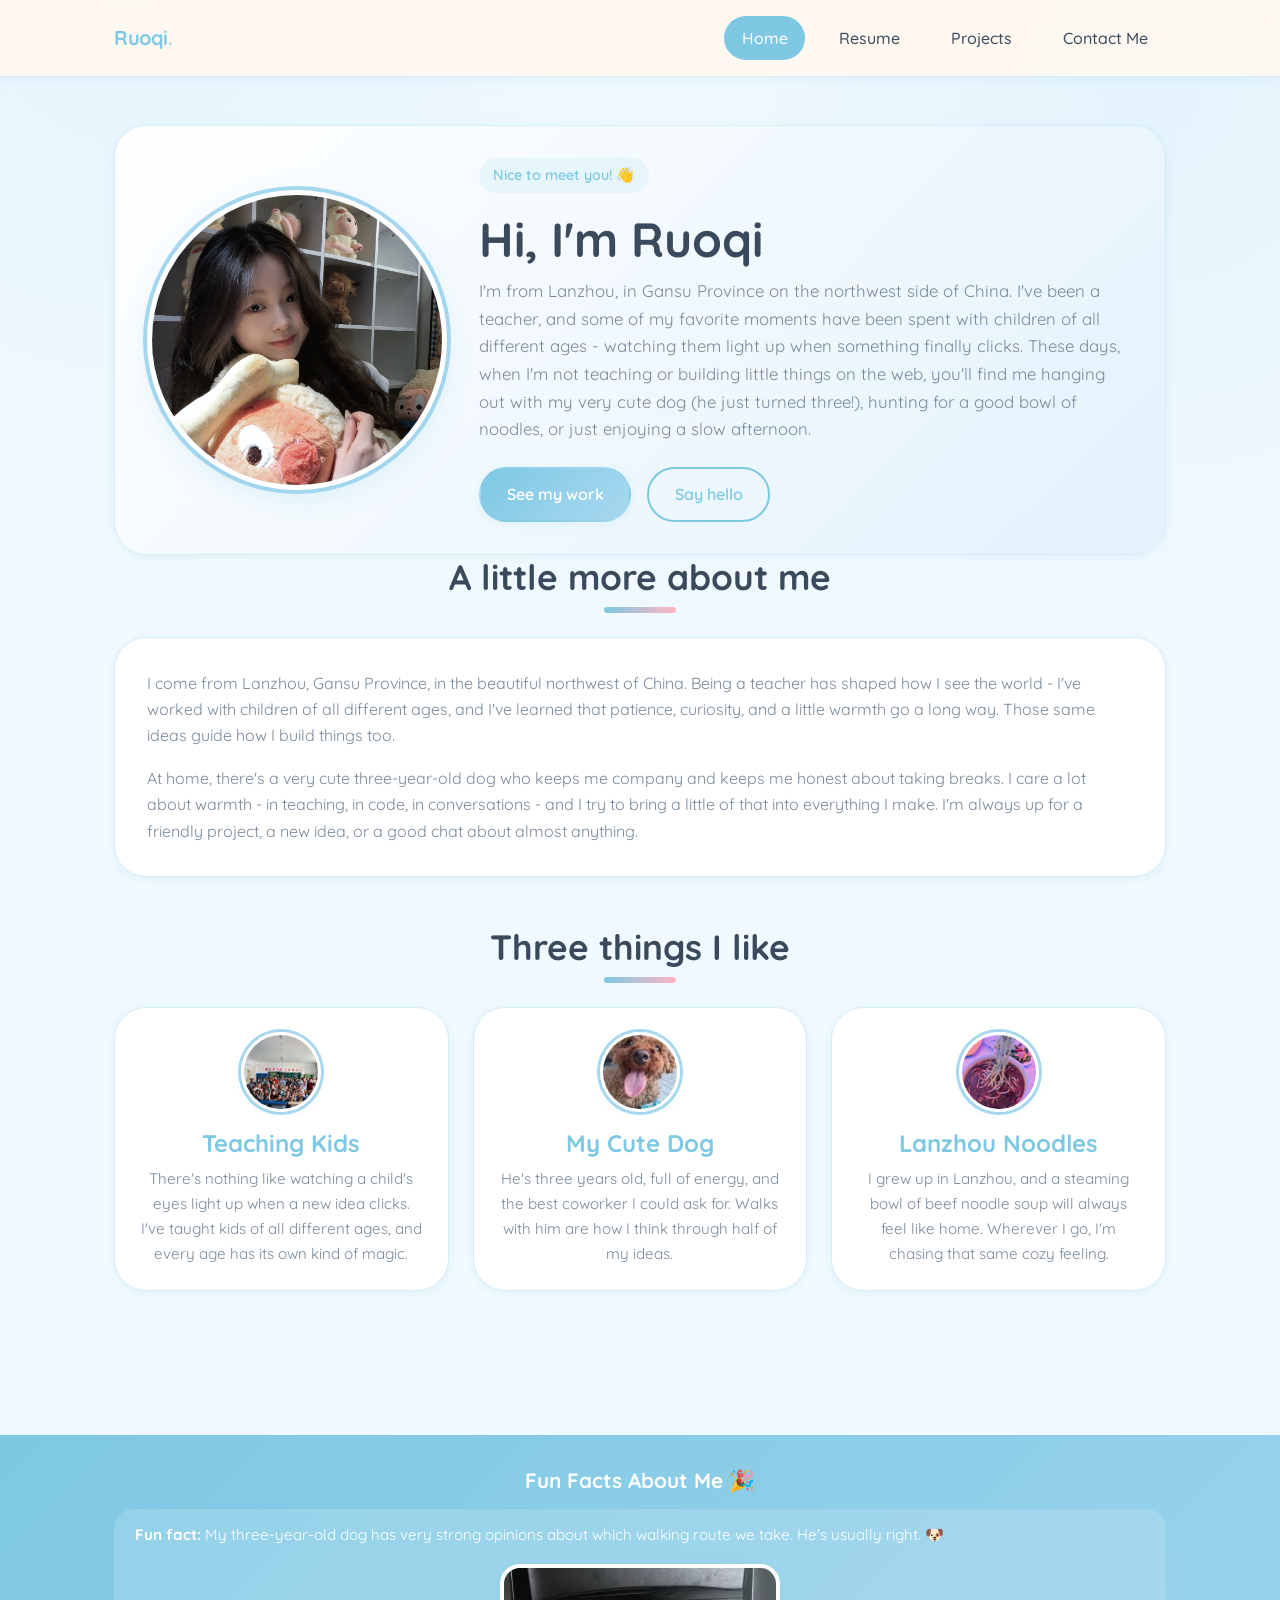
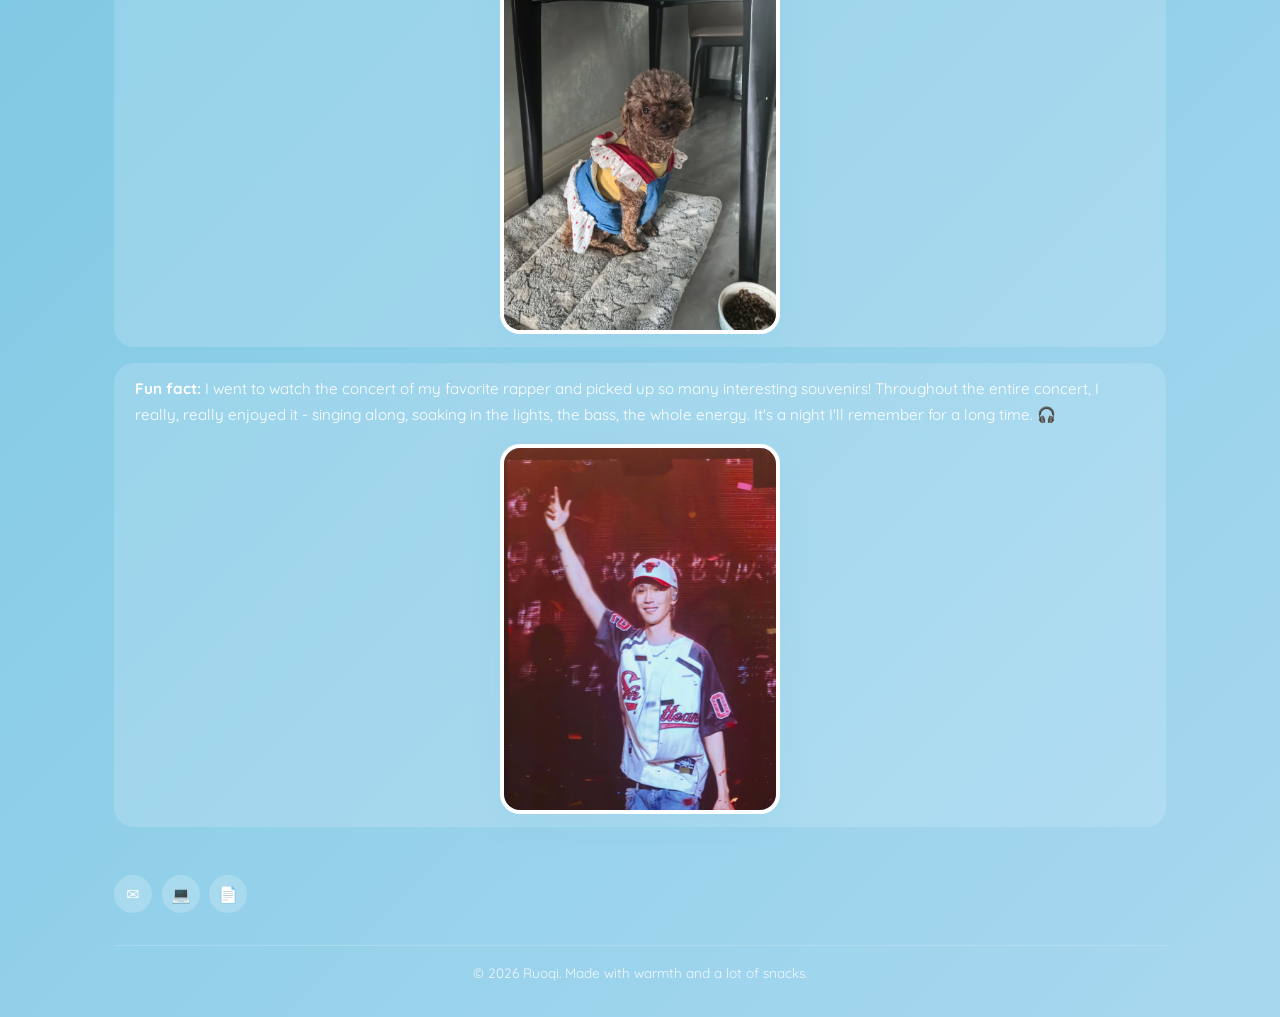
<file: index.html>
<!DOCTYPE html>
<html lang="en">
<head>
  <meta charset="UTF-8" />
  <meta name="viewport" content="width=device-width, initial-scale=1.0" />
  <meta name="description" content="Hi, I'm Ruoqi - a friendly developer who loves building things people enjoy using." />
  <title>Ruoqi - Home</title>
  <link rel="stylesheet" href="styles.css" />
</head>
<body>
  <!-- ===== Header / Navigation ===== -->
  <header class="site-header">
    <nav class="nav" aria-label="Primary">
      <a href="index.html" class="nav-brand">Ruoqi<span>.</span></a>
      <button class="nav-toggle" aria-label="Toggle menu" aria-expanded="false" aria-controls="nav-links">
        <span></span><span></span><span></span>
      </button>
      <ul class="nav-links" id="nav-links">
        <li><a href="index.html">Home</a></li>
        <li><a href="resume.html">Resume</a></li>
        <li><a href="projects.html">Projects</a></li>
        <li><a href="contact.html">Contact Me</a></li>
      </ul>
    </nav>
  </header>

  <!-- ===== Main content ===== -->
  <main class="site-main">
    <div class="container">

      <!-- Hero: headshot + name + intro -->
      <section class="hero" aria-label="Introduction">
        <div class="hero-photo">
          <img
            src="ruoqi-headshot.jpg"
            alt="A headshot of Ruoqi smiling warmly"
            loading="eager"
            width="300" height="300" />
        </div>
        <div class="hero-content">
          <span class="tagline">Nice to meet you! &#128075;</span>
          <h1>Hi, I'm Ruoqi</h1>
          <p>
            I'm from Lanzhou, in Gansu Province on the northwest side of China.
            I've been a teacher, and some of my favorite moments have been spent
            with children of all different ages - watching them light up when
            something finally clicks. These days, when I'm not teaching or building
            little things on the web, you'll find me hanging out with my very cute
            dog (he just turned three!), hunting for a good bowl of noodles, or
            just enjoying a slow afternoon.
          </p>
          <div class="hero-actions">
            <a class="btn btn-primary" href="projects.html">See my work</a>
            <a class="btn btn-outline" href="contact.html">Say hello</a>
          </div>
        </div>
      </section>

      <!-- A little more about me -->
      <section class="section" aria-label="About me">
        <h2 class="section-title">A little more about me</h2>
        <div class="intro">
          <p>
            I come from Lanzhou, Gansu Province, in the beautiful northwest of China.
            Being a teacher has shaped how I see the world - I've worked with
            children of all different ages, and I've learned that patience, curiosity,
            and a little warmth go a long way. Those same ideas guide how I build
            things too.
          </p>
          <p>
            At home, there's a very cute three-year-old dog who keeps me company and
            keeps me honest about taking breaks. I care a lot about warmth - in
            teaching, in code, in conversations - and I try to bring a little of
            that into everything I make. I'm always up for a friendly project, a new
            idea, or a good chat about almost anything.
          </p>
        </div>
      </section>

      <!-- Three things I like -->
      <section class="section" aria-label="Things I like">
        <h2 class="section-title">Three things I like</h2>
        <div class="likes-grid">
          <article class="card like-card">
            <img class="like-photo" src="ruoqi-teaching.jpg" alt="Ruoqi teaching kids" loading="lazy" />
            <h3>Teaching Kids</h3>
            <p>
              There's nothing like watching a child's eyes light up when a new idea
              clicks. I've taught kids of all different ages, and every age has its
              own kind of magic.
            </p>
          </article>
          <article class="card like-card">
            <img class="like-photo" src="ruoqi-dog.jpg" alt="Ruoqi's cute three-year-old dog" loading="lazy" />
            <h3>My Cute Dog</h3>
            <p>
              He's three years old, full of energy, and the best coworker I could
              ask for. Walks with him are how I think through half of my ideas.
            </p>
          </article>
          <article class="card like-card">
            <img class="like-photo" src="ruoqi-noodles.jpg" alt="A bowl of Lanzhou beef noodle soup" loading="lazy" />
            <h3>Lanzhou Noodles</h3>
            <p>
              I grew up in Lanzhou, and a steaming bowl of beef noodle soup will
              always feel like home. Wherever I go, I'm chasing that same cozy
              feeling.
            </p>
          </article>
        </div>
      </section>

    </div>
  </main>

  <!-- ===== Footer with fun facts ===== -->
  <footer class="site-footer">
    <div class="container">
      <div class="footer-funfacts">
        <h2 class="footer-funfacts-title">Fun Facts About Me &#127881;</h2>
        <div class="footer-funfact">
          <strong>Fun fact:</strong> My three-year-old dog has very strong opinions about which walking route we take. He's usually right. &#128054;
          <img class="footer-concert-photo" src="ruoqi-dog-walking.jpg" alt="Ruoqi's dog out on a walk" loading="lazy" />
        </div>
        <div class="footer-funfact">
          <strong>Fun fact:</strong> I went to watch the concert of my favorite rapper and picked up so many interesting souvenirs! Throughout the entire concert, I really, really enjoyed it - singing along, soaking in the lights, the bass, the whole energy. It's a night I'll remember for a long time. &#127911;
          <img class="footer-concert-photo" src="ruoqi-concert.jpg" alt="Ruoqi at a concert with collected souvenirs" loading="lazy" />
        </div>
      </div>
      <div class="footer-social" aria-label="Social links">
        <a href="contact.html" aria-label="Email"> &#9993; </a>
        <a href="projects.html" aria-label="GitHub"> &#128187; </a>
        <a href="resume.html" aria-label="Resume"> &#128196; </a>
      </div>
      <p class="footer-copy">&copy; 2026 Ruoqi. Made with warmth and a lot of snacks.</p>
    </div>
  </footer>

  <script src="script.js"></script>
</body>
</html>
</file>
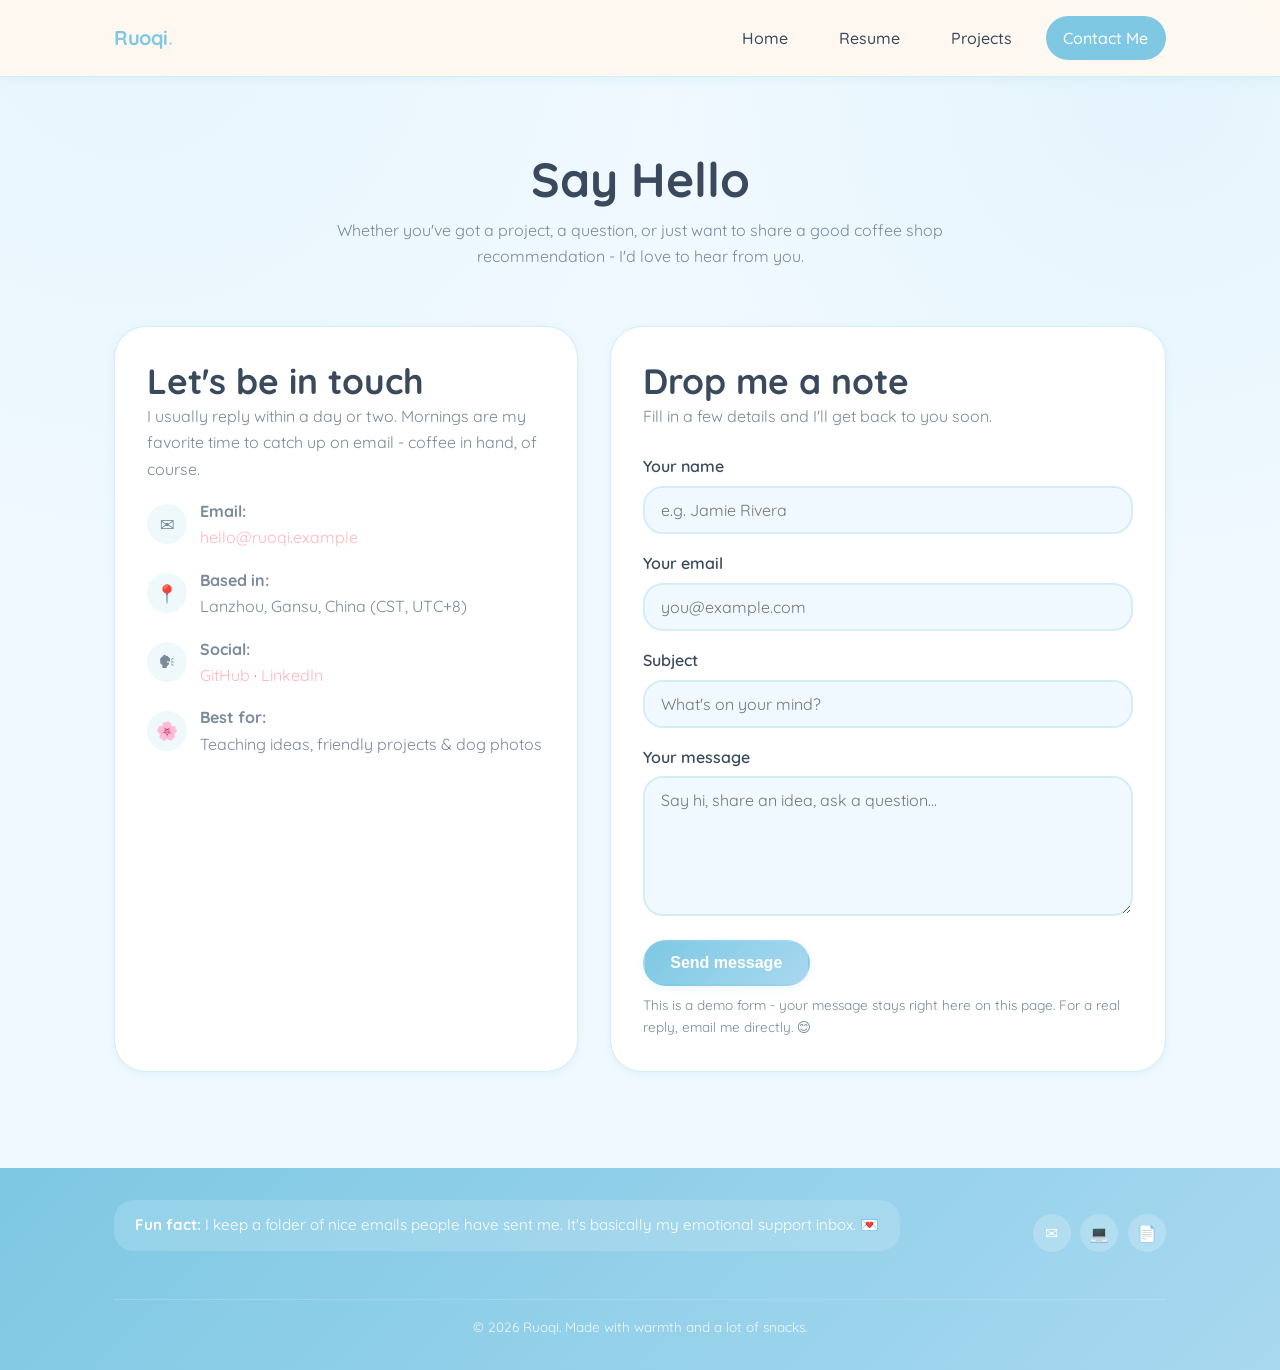
<file: contact.html>
<!DOCTYPE html>
<html lang="en">
<head>
  <meta charset="UTF-8" />
  <meta name="viewport" content="width=device-width, initial-scale=1.0" />
  <meta name="description" content="Say hello to Ruoqi - drop a note, ask a question, or just say hi." />
  <title>Ruoqi - Contact Me</title>
  <link rel="stylesheet" href="styles.css" />
</head>
<body>
  <!-- ===== Header / Navigation ===== -->
  <header class="site-header">
    <nav class="nav" aria-label="Primary">
      <a href="index.html" class="nav-brand">Ruoqi<span>.</span></a>
      <button class="nav-toggle" aria-label="Toggle menu" aria-expanded="false" aria-controls="nav-links">
        <span></span><span></span><span></span>
      </button>
      <ul class="nav-links" id="nav-links">
        <li><a href="index.html">Home</a></li>
        <li><a href="resume.html">Resume</a></li>
        <li><a href="projects.html">Projects</a></li>
        <li><a href="contact.html">Contact Me</a></li>
      </ul>
    </nav>
  </header>

  <!-- ===== Main content ===== -->
  <main class="site-main">
    <div class="container">

      <!-- Page header -->
      <header class="page-header">
        <h1>Say Hello</h1>
        <p>
          Whether you've got a project, a question, or just want to share a good
          coffee shop recommendation - I'd love to hear from you.
        </p>
      </header>

      <!-- Contact layout -->
      <section class="contact-layout" aria-label="Contact details and form">

        <!-- Contact info -->
        <aside class="contact-info" aria-label="Ways to reach me">
          <h2>Let's be in touch</h2>
          <p style="color: var(--color-text-muted);">
            I usually reply within a day or two. Mornings are my favorite time to
            catch up on email - coffee in hand, of course.
          </p>
          <ul>
            <li>
              <span class="icon" aria-hidden="true">&#9993;</span>
              <span><strong>Email:</strong><br /><a href="mailto:hello@ruoqi.example">hello@ruoqi.example</a></span>
            </li>
            <li>
              <span class="icon" aria-hidden="true">&#128205;</span>
              <span><strong>Based in:</strong><br />Lanzhou, Gansu, China (CST, UTC+8)</span>
            </li>
            <li>
              <span class="icon" aria-hidden="true">&#128483;</span>
              <span><strong>Social:</strong><br /><a href="projects.html">GitHub</a> &middot; <a href="resume.html">LinkedIn</a></span>
            </li>
            <li>
              <span class="icon" aria-hidden="true">&#127800;</span>
              <span><strong>Best for:</strong><br />Teaching ideas, friendly projects &amp; dog photos</span>
            </li>
          </ul>
        </aside>

        <!-- Contact form -->
        <div class="contact-form">
          <h2>Drop me a note</h2>
          <p style="color: var(--color-text-muted); margin-bottom: var(--space-3);">
            Fill in a few details and I'll get back to you soon.
          </p>
          <form id="contact-form" novalidate>
            <div class="form-group">
              <label for="name">Your name</label>
              <input type="text" id="name" name="name" placeholder="e.g. Jamie Rivera" required />
            </div>
            <div class="form-group">
              <label for="email">Your email</label>
              <input type="email" id="email" name="email" placeholder="you@example.com" required />
            </div>
            <div class="form-group">
              <label for="subject">Subject</label>
              <input type="text" id="subject" name="subject" placeholder="What's on your mind?" />
            </div>
            <div class="form-group">
              <label for="message">Your message</label>
              <textarea id="message" name="message" placeholder="Say hi, share an idea, ask a question..." required></textarea>
            </div>
            <button type="submit" class="btn btn-primary">Send message</button>
            <p class="form-note">
              This is a demo form - your message stays right here on this page.
              For a real reply, email me directly. &#128522;
            </p>
            <div class="form-status" role="status" aria-live="polite"></div>
          </form>
        </div>
      </section>

    </div>
  </main>

  <!-- ===== Footer with a fun fact ===== -->
  <footer class="site-footer">
    <div class="container">
      <div class="footer-funfact">
        <strong>Fun fact:</strong> I keep a folder of nice emails people have sent me. It's basically my emotional support inbox. &#128140;
      </div>
      <div class="footer-social" aria-label="Social links">
        <a href="contact.html" aria-label="Email"> &#9993; </a>
        <a href="projects.html" aria-label="GitHub"> &#128187; </a>
        <a href="resume.html" aria-label="Resume"> &#128196; </a>
      </div>
      <p class="footer-copy">&copy; 2026 Ruoqi. Made with warmth and a lot of snacks.</p>
    </div>
  </footer>

  <script src="script.js"></script>
</body>
</html>
</file>
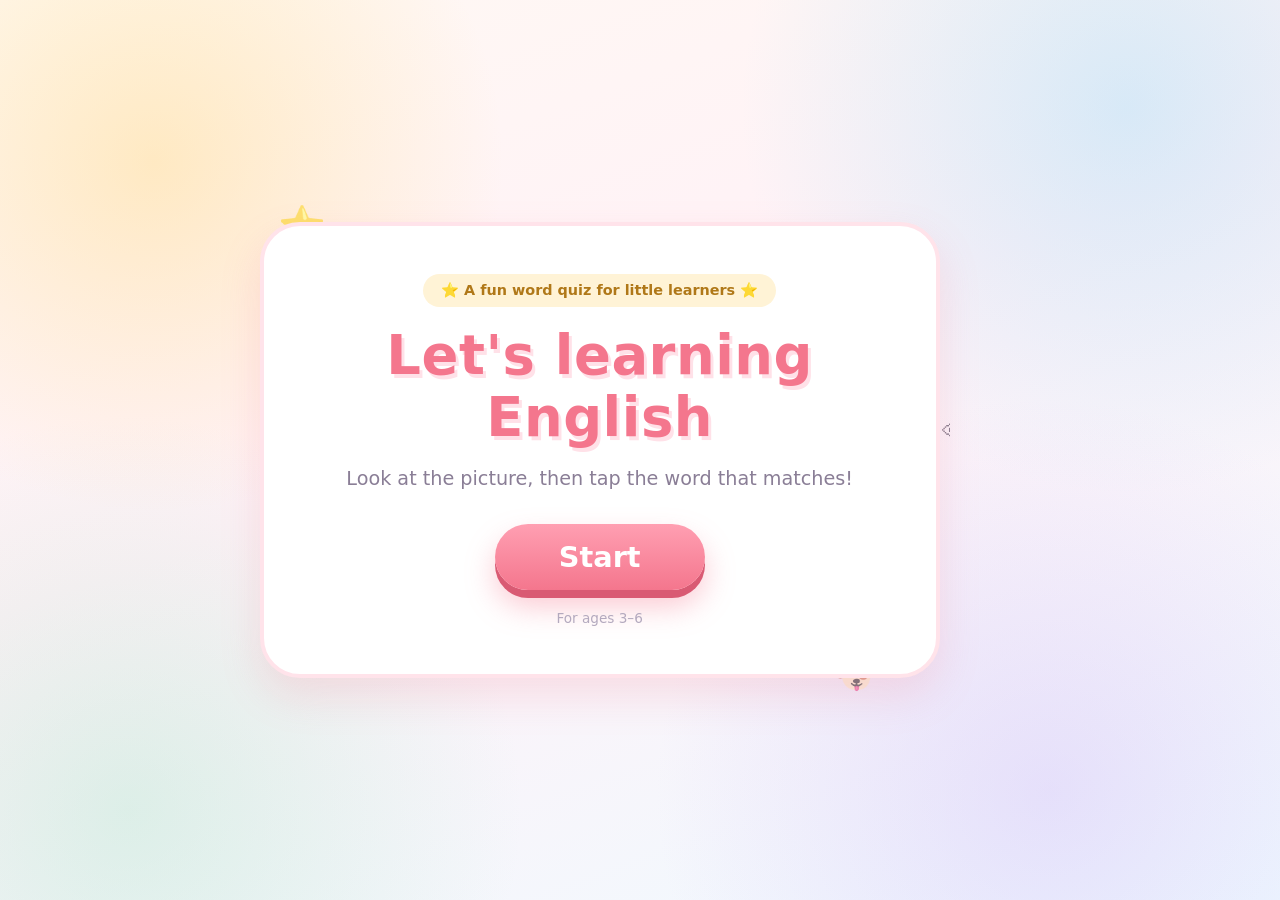
<file: english-app.html>
<!DOCTYPE html>
<html lang="en">
<head>
  <meta charset="UTF-8" />
  <meta name="viewport" content="width=device-width, initial-scale=1.0" />
  <meta name="description" content="A cute picture-word quiz that helps young children learn English words." />
  <title>Let's learning English</title>
  <style>
    :root {
      --pink: #FF9FB2;
      --pink-dark: #F4768D;
      --sky: #8ED8F8;
      --sun: #FFD166;
      --mint: #9FE3C2;
      --grape: #C6A8F5;
      --ink: #4A3F55;
      --card: #FFFFFF;
      --wrong: #E85D75;
      --right: #3BB273;
    }

    * {
      box-sizing: border-box;
      margin: 0;
      padding: 0;
    }

    html, body {
      min-height: 100%;
    }

    body {
      font-family: 'Comic Sans MS', 'Chalkboard SE', 'Baloo 2', 'Trebuchet MS', system-ui, sans-serif;
      color: var(--ink);
      background:
        radial-gradient(circle at 12% 18%, rgba(255, 209, 102, 0.35), transparent 26%),
        radial-gradient(circle at 88% 12%, rgba(142, 216, 248, 0.35), transparent 28%),
        radial-gradient(circle at 82% 88%, rgba(198, 168, 245, 0.30), transparent 30%),
        radial-gradient(circle at 10% 90%, rgba(159, 227, 194, 0.32), transparent 28%),
        linear-gradient(160deg, #FFF9F3 0%, #FFF1F7 45%, #EFFAFF 100%);
      min-height: 100vh;
      display: flex;
      align-items: center;
      justify-content: center;
      padding: 24px 16px;
      overflow-x: hidden;
    }

    /* ----- Screens ----- */
    .screen {
      display: none;
      width: min(680px, 100%);
    }

    .screen.is-active {
      display: block;
      animation: pop-in 0.35s ease both;
    }

    /* ----- Home screen ----- */
    .home {
      position: relative;
    }

    .floaties {
      position: absolute;
      inset: -40px -10px;
      pointer-events: none;
      overflow: hidden;
    }

    .floaty {
      position: absolute;
      font-size: clamp(1.6rem, 5vw, 2.4rem);
      opacity: 0.65;
      animation: float 4s ease-in-out infinite;
    }

    .f1 { top: 4%;  left: 4%;  animation-delay: 0s; }
    .f2 { top: 12%; right: 6%; animation-delay: 0.7s; }
    .f3 { bottom: 8%; left: 8%; animation-delay: 1.2s; }
    .f4 { bottom: 4%; right: 10%; animation-delay: 1.8s; }
    .f5 { top: 44%; right: -2%; font-size: 1.4rem; animation-delay: 2.2s; }

    .home-card {
      position: relative;
      z-index: 1;
      background: var(--card);
      border: 4px solid #FFE3EA;
      border-radius: 40px;
      box-shadow: 0 18px 40px rgba(244, 118, 141, 0.18);
      padding: clamp(28px, 6vw, 48px) clamp(20px, 5vw, 40px);
      text-align: center;
    }

    .kicker {
      display: inline-block;
      background: #FFF3D6;
      color: #B07818;
      font-size: clamp(0.75rem, 2.6vw, 0.9rem);
      font-weight: bold;
      padding: 8px 18px;
      border-radius: 999px;
      margin-bottom: 18px;
    }

    .home-card h1 {
      font-size: clamp(2rem, 8vw, 3.4rem);
      line-height: 1.15;
      color: var(--pink-dark);
      text-shadow: 3px 4px 0 #FFE1E8;
      margin-bottom: 14px;
      letter-spacing: 0.5px;
    }

    .subtitle {
      font-size: clamp(1rem, 3.4vw, 1.2rem);
      color: #8A7E96;
      margin-bottom: 30px;
      line-height: 1.6;
    }

    .start-btn {
      font-family: inherit;
      font-size: clamp(1.4rem, 5vw, 1.8rem);
      font-weight: bold;
      color: #FFFFFF;
      background: linear-gradient(180deg, var(--pink) 0%, var(--pink-dark) 100%);
      border: none;
      border-radius: 999px;
      padding: 16px 64px;
      cursor: pointer;
      box-shadow: 0 8px 0 #D95A73, 0 16px 30px rgba(244, 118, 141, 0.4);
      transition: transform 0.12s ease, box-shadow 0.12s ease;
      animation: gentle-bounce 2.2s ease-in-out infinite;
    }

    .start-btn:hover {
      transform: translateY(-2px) scale(1.03);
    }

    .start-btn:active {
      transform: translateY(4px);
      box-shadow: 0 4px 0 #D95A73, 0 8px 18px rgba(244, 118, 141, 0.35);
    }

    .hint {
      margin-top: 20px;
      font-size: 0.85rem;
      color: #B3A9BE;
    }

    /* ----- Quiz screen ----- */
    .quiz-card {
      background: var(--card);
      border: 4px solid #DFF3FC;
      border-radius: 40px;
      box-shadow: 0 18px 40px rgba(142, 216, 248, 0.22);
      padding: clamp(18px, 4vw, 30px);
    }

    .quiz-top {
      display: flex;
      align-items: center;
      justify-content: space-between;
      gap: 12px;
      margin-bottom: 16px;
    }

    .progress {
      font-size: clamp(0.85rem, 3vw, 1rem);
      font-weight: bold;
      color: #7C93A8;
      background: #EFF9FE;
      padding: 6px 16px;
      border-radius: 999px;
    }

    .dots {
      display: flex;
      gap: 8px;
    }

    .dot {
      width: 14px;
      height: 14px;
      border-radius: 50%;
      background: #E4EEF5;
      transition: transform 0.2s ease, background 0.2s ease;
    }

    .dot.done {
      background: var(--sun);
      transform: scale(1.1);
    }

    .dot.current {
      background: var(--sky);
      transform: scale(1.2);
      box-shadow: 0 0 0 4px rgba(142, 216, 248, 0.25);
    }

    .picture-frame {
      background: #FFF9EE;
      border: 4px dashed #FFE0B8;
      border-radius: 30px;
      padding: 12px;
      margin-bottom: 16px;
    }

    .picture-frame img {
      display: block;
      width: 100%;
      max-height: 42vh;
      object-fit: contain;
      border-radius: 22px;
    }

    .feedback {
      min-height: 30px;
      text-align: center;
      font-size: clamp(1rem, 3.4vw, 1.15rem);
      font-weight: bold;
      color: #8A7E96;
      margin-bottom: 12px;
    }

    .feedback.good { color: var(--right); }
    .feedback.try  { color: var(--pink-dark); }

    .options {
      display: grid;
      grid-template-columns: repeat(2, 1fr);
      gap: 14px;
    }

    .option {
      position: relative;
      font-family: inherit;
      font-size: clamp(1.2rem, 4.6vw, 1.55rem);
      font-weight: bold;
      color: var(--ink);
      background: #FFFFFF;
      border: 3px solid #FFDCE4;
      border-radius: 22px;
      padding: 16px 44px 16px 16px;
      cursor: pointer;
      box-shadow: 0 5px 0 #F5E0E6;
      transition: transform 0.12s ease, box-shadow 0.12s ease,
                  border-color 0.18s ease, background 0.18s ease, color 0.18s ease;
      text-align: center;
    }

    .option:hover {
      border-color: var(--pink);
      transform: translateY(-2px);
      box-shadow: 0 7px 0 #F2D6DE;
    }

    .option:active {
      transform: translateY(3px);
      box-shadow: 0 2px 0 #F5E0E6;
    }

    .option.wrong {
      border-color: var(--wrong);
      background: #FFF0F3;
      color: var(--wrong);
      box-shadow: 0 5px 0 #F6C9D2;
    }

    .option.correct {
      border-color: var(--right);
      background: #EDFBF4;
      color: var(--right);
      box-shadow: 0 5px 0 #BDE8D4;
      animation: pop-in 0.35s ease both;
    }

    .mark {
      position: absolute;
      right: 14px;
      top: 50%;
      transform: translateY(-50%);
      font-size: 1.5rem;
      line-height: 1;
    }

    /* ----- Back to home button ----- */
    .back-btn {
      display: block;
      margin: 18px auto 0;
      font-family: inherit;
      font-size: 0.95rem;
      font-weight: bold;
      color: #8A7E96;
      background: #FFFFFF;
      border: 3px solid #FFE3EA;
      border-radius: 999px;
      padding: 9px 20px;
      cursor: pointer;
      box-shadow: 0 4px 0 #F5E0E6;
      transition: transform 0.12s ease, box-shadow 0.12s ease, color 0.2s ease;
    }

    .back-btn:hover {
      color: var(--pink-dark);
      transform: translateY(-2px);
    }

    .back-btn:active {
      transform: translateY(2px);
      box-shadow: 0 2px 0 #F5E0E6;
    }

    /* ----- Victory screen ----- */
    .victory-card {
      position: relative;
      overflow: hidden;
      background: linear-gradient(170deg, #FFFFFF 0%, #FFF8E9 100%);
      border: 4px solid #FFE7B0;
      border-radius: 40px;
      box-shadow: 0 20px 50px rgba(255, 209, 102, 0.3);
      padding: clamp(32px, 7vw, 52px) clamp(20px, 5vw, 40px);
      text-align: center;
    }

    .trophy {
      font-size: clamp(3.4rem, 12vw, 4.8rem);
      margin-bottom: 12px;
      animation: gentle-bounce 1.5s ease-in-out infinite;
    }

    .victory-card h2 {
      font-size: clamp(1.8rem, 7vw, 2.6rem);
      color: var(--pink-dark);
      text-shadow: 2px 3px 0 #FFE1E8;
      margin-bottom: 14px;
    }

    .victory-card p {
      font-size: clamp(1rem, 3.6vw, 1.2rem);
      color: #8A7E96;
      line-height: 1.7;
      margin-bottom: 22px;
    }

    .victory-card strong {
      color: var(--right);
    }

    .word-row {
      display: flex;
      justify-content: center;
      gap: 12px;
      flex-wrap: wrap;
      font-size: clamp(1.6rem, 6vw, 2.2rem);
    }

    .confetti {
      position: absolute;
      inset: 0;
      pointer-events: none;
    }

    .confetti span {
      position: absolute;
      font-size: 1.3rem;
      opacity: 0.8;
      animation: float 3.4s ease-in-out infinite;
    }

    .c1 { top: 8%;  left: 8%;  animation-delay: 0s; }
    .c2 { top: 14%; right: 10%; animation-delay: 0.5s; }
    .c3 { bottom: 12%; left: 12%; animation-delay: 1s; }
    .c4 { bottom: 8%; right: 8%; animation-delay: 1.5s; }

    /* ----- Animations ----- */
    @keyframes pop-in {
      0%   { opacity: 0; transform: scale(0.94); }
      100% { opacity: 1; transform: scale(1); }
    }

    @keyframes gentle-bounce {
      0%, 100% { transform: translateY(0); }
      50%      { transform: translateY(-7px); }
    }

    @keyframes float {
      0%, 100% { transform: translateY(0) rotate(-4deg); }
      50%      { transform: translateY(-14px) rotate(4deg); }
    }

    /* ----- Small screens ----- */
    @media (max-width: 480px) {
      body {
        padding: 14px 10px;
        align-items: flex-start;
      }

      .home-card,
      .quiz-card,
      .victory-card {
        border-radius: 30px;
      }

      .options {
        grid-template-columns: 1fr;
        gap: 10px;
      }

      .option {
        padding: 14px 40px 14px 14px;
      }

      .start-btn {
        padding: 14px 48px;
        width: 100%;
      }

      .picture-frame img {
        max-height: 34vh;
      }
    }
  </style>
</head>
<body>
  <main class="app" id="app">
    <!-- Home screen -->
    <section class="screen home is-active" id="screen-home" aria-label="Home">
      <div class="floaties" aria-hidden="true">
        <span class="floaty f1">&#11088;</span>
        <span class="floaty f2">&#127752;</span>
        <span class="floaty f3">&#127822;</span>
        <span class="floaty f4">&#128054;</span>
        <span class="floaty f5">&#128065;</span>
      </div>

      <div class="home-card">
        <p class="kicker">&#11088; A fun word quiz for little learners &#11088;</p>
        <h1>Let's learning English</h1>
        <p class="subtitle">Look at the picture, then tap the word that matches!</p>
        <button class="start-btn" id="start-btn" type="button">Start</button>
        <p class="hint">For ages 3&ndash;6</p>
      </div>
    </section>

    <!-- Quiz screen -->
    <section class="screen quiz" id="screen-quiz" aria-label="Question">
      <div class="quiz-card">
        <div class="quiz-top">
          <span class="progress" id="progress">Question 1 of 3</span>
          <div class="dots" id="dots" aria-hidden="true"></div>
        </div>

        <div class="picture-frame">
          <img id="question-image" src="1.jpg" alt="Picture for the word" />
        </div>

        <p class="feedback" id="feedback" aria-live="polite"></p>
        <div class="options" id="options"></div>

        <button class="back-btn" data-back type="button">&#8592; Back to Home</button>
      </div>
    </section>

    <!-- Victory screen (only shown after question 3 is answered correctly) -->
    <section class="screen victory" id="screen-victory" aria-label="Victory">
      <div class="victory-card">
        <div class="confetti" aria-hidden="true">
          <span class="c1">&#127881;</span>
          <span class="c2">&#11088;</span>
          <span class="c3">&#127881;</span>
          <span class="c4">&#11088;</span>
        </div>
        <div class="trophy" aria-hidden="true">&#127881;</div>
        <h2>Hooray! You did it!</h2>
        <p>You matched all three words! Great job, little learner!</p>
        <div class="word-row" aria-hidden="true">
          <span>&#127822;</span>
          <span>&#128054;</span>
          <span>&#128065;</span>
        </div>

        <button class="back-btn" data-back type="button">&#8592; Back to Home</button>
      </div>
    </section>
  </main>

  <script>
    (function () {
      'use strict';

      var questions = [
        {
          image: '1.jpg',
          answer: 'apple',
          options: ['apple', 'banana', 'pear', 'grape']
        },
        {
          image: '2.jpg',
          answer: 'dog',
          options: ['dog', 'cat', 'mouse', 'bird']
        },
        {
          image: '3.jpg',
          answer: 'eye',
          options: ['eye', 'hand', 'foot', 'nose']
        }
      ];

      var startBtn = document.getElementById('start-btn');
      var homeScreen = document.getElementById('screen-home');
      var quizScreen = document.getElementById('screen-quiz');
      var victoryScreen = document.getElementById('screen-victory');
      var imageEl = document.getElementById('question-image');
      var optionsEl = document.getElementById('options');
      var feedbackEl = document.getElementById('feedback');
      var progressEl = document.getElementById('progress');
      var dotsEl = document.getElementById('dots');
      var backButtons = document.querySelectorAll('[data-back]');

      var currentIndex = 0;
      var locked = false;
      var advanceTimer = null;

      function goHome() {
        if (advanceTimer) {
          clearTimeout(advanceTimer);
          advanceTimer = null;
        }
        currentIndex = 0;
        locked = false;
        optionsEl.innerHTML = '';
        feedbackEl.textContent = '';
        feedbackEl.className = 'feedback';
        showScreen(homeScreen);
      }

      function showScreen(screen) {
        homeScreen.classList.remove('is-active');
        quizScreen.classList.remove('is-active');
        victoryScreen.classList.remove('is-active');
        screen.classList.add('is-active');
      }

      function shuffle(items) {
        for (var i = items.length - 1; i > 0; i--) {
          var j = Math.floor(Math.random() * (i + 1));
          var tmp = items[i];
          items[i] = items[j];
          items[j] = tmp;
        }
        return items;
      }

      function updateDots() {
        dotsEl.innerHTML = '';
        for (var i = 0; i < questions.length; i++) {
          var dot = document.createElement('span');
          dot.className = 'dot';
          if (i < currentIndex) dot.className += ' done';
          if (i === currentIndex) dot.className += ' current';
          dotsEl.appendChild(dot);
        }
      }

      function renderQuestion() {
        var question = questions[currentIndex];
        locked = false;
        feedbackEl.textContent = '';
        feedbackEl.className = 'feedback';
        progressEl.textContent = 'Question ' + (currentIndex + 1) + ' of ' + questions.length;
        updateDots();

        imageEl.src = question.image;
        imageEl.alt = 'Picture for question ' + (currentIndex + 1);

        optionsEl.innerHTML = '';
        var words = shuffle(question.options.slice());
        words.forEach(function (word) {
          var button = document.createElement('button');
          button.type = 'button';
          button.className = 'option';
          button.setAttribute('data-word', word);
          button.textContent = word;
          button.addEventListener('click', function () {
            handleAnswer(button, question);
          });
          optionsEl.appendChild(button);
        });
      }

      function handleAnswer(button, question) {
        if (locked) return;

        if (button.getAttribute('data-word') === question.answer) {
          locked = true;
          button.classList.add('correct');
          var check = document.createElement('span');
          check.className = 'mark';
          check.textContent = '\u2713';
          button.appendChild(check);

          feedbackEl.textContent = 'Yes! ' + question.answer + '! Great job!';
          feedbackEl.className = 'feedback good';

          advanceTimer = setTimeout(function () {
            advanceTimer = null;
            currentIndex += 1;
            if (currentIndex < questions.length) {
              renderQuestion();
            } else {
              showScreen(victoryScreen);
            }
          }, 1000);
        } else {
          if (!button.classList.contains('wrong')) {
            button.classList.add('wrong');
            var cross = document.createElement('span');
            cross.className = 'mark';
            cross.textContent = '\u2717';
            button.appendChild(cross);
          }
          feedbackEl.textContent = 'Oops! Try again.';
          feedbackEl.className = 'feedback try';
        }
      }

      startBtn.addEventListener('click', function () {
        currentIndex = 0;
        renderQuestion();
        showScreen(quizScreen);
      });

      backButtons.forEach(function (button) {
        button.addEventListener('click', goHome);
      });
    })();
  </script>
</body>
</html>
</file>
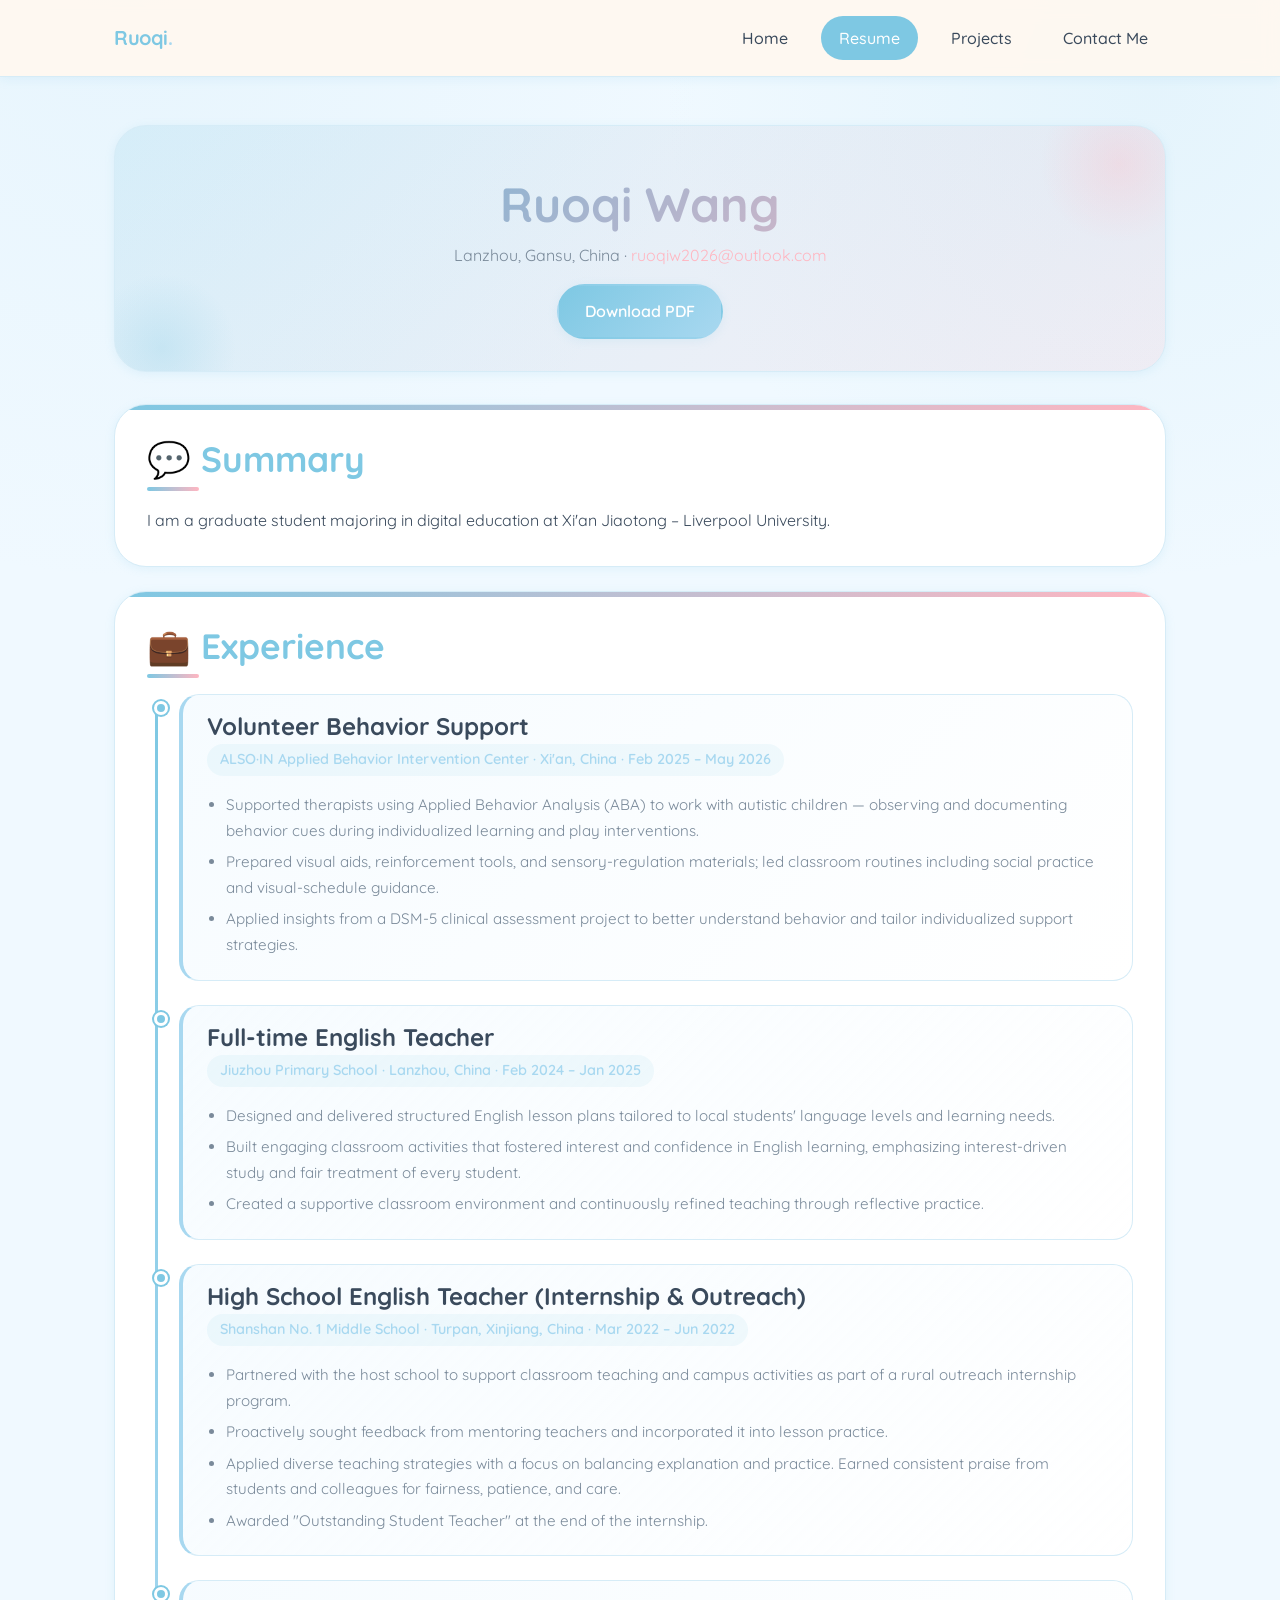
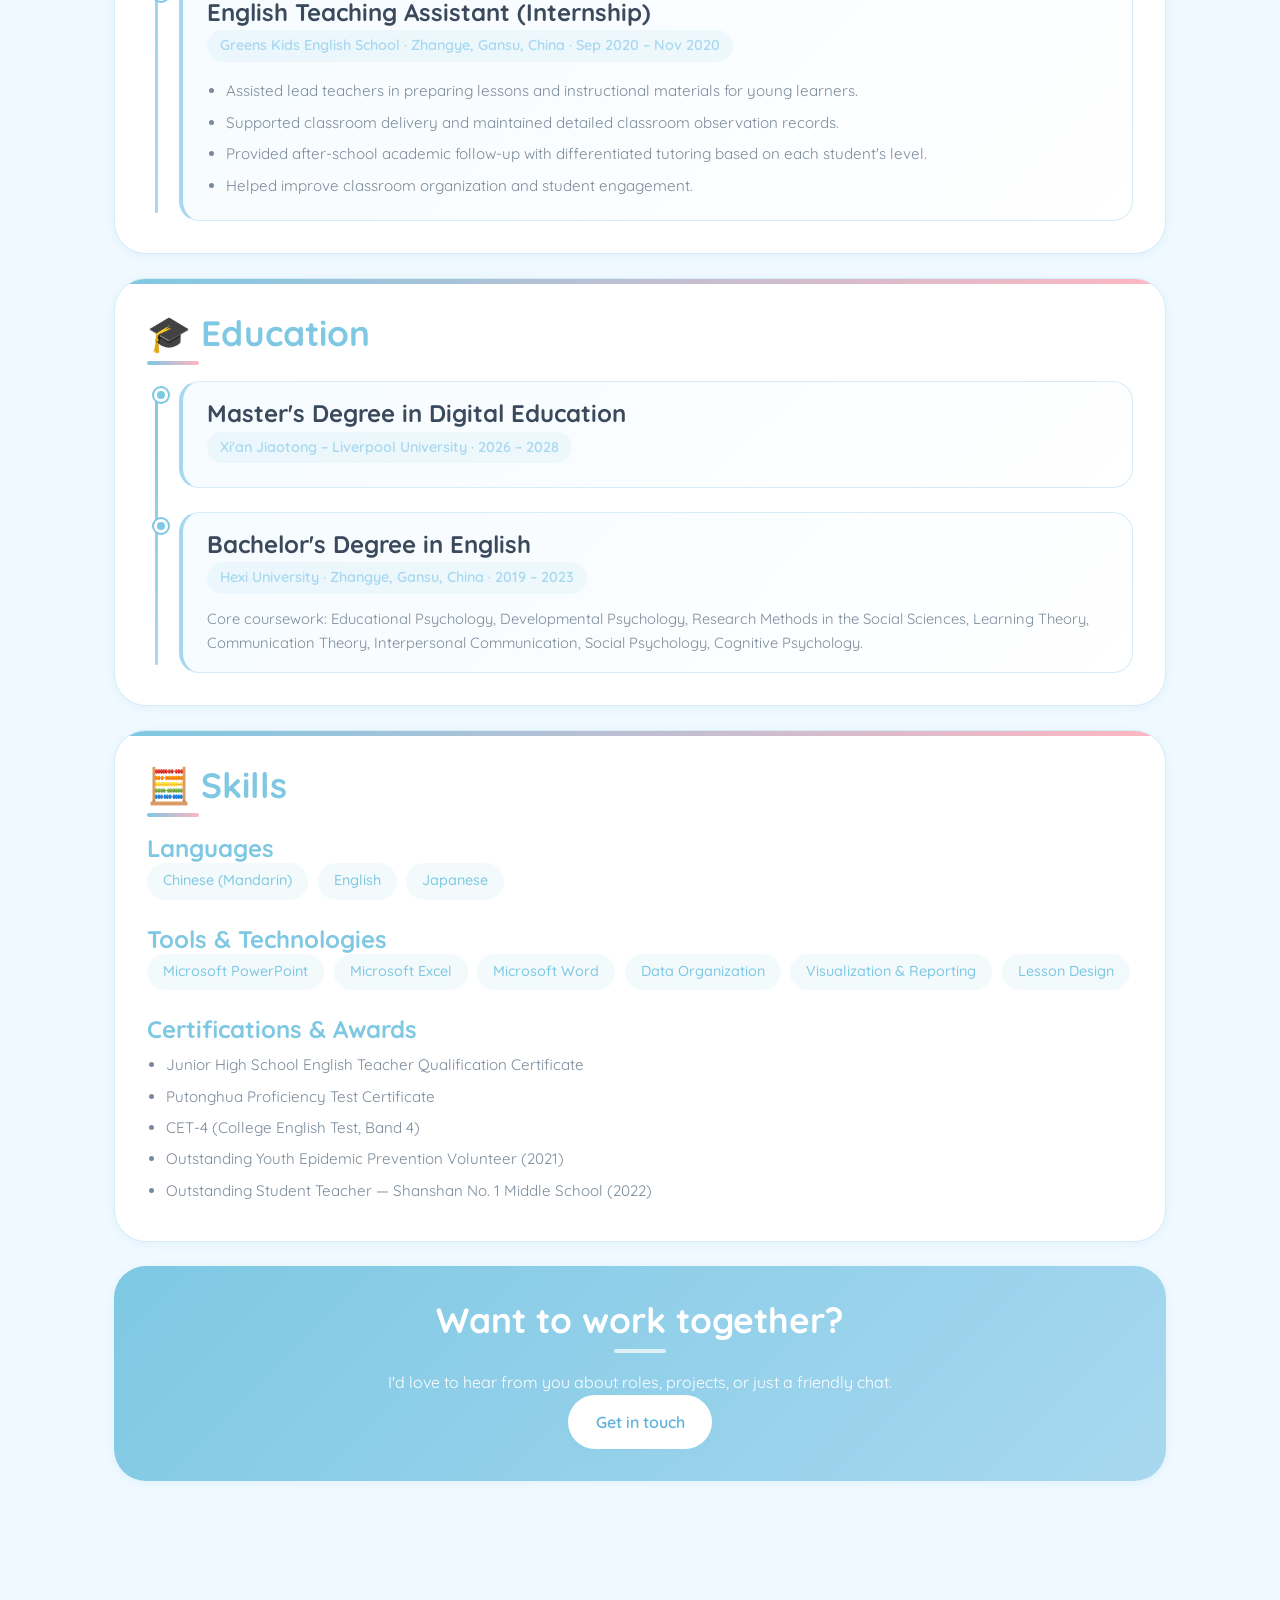
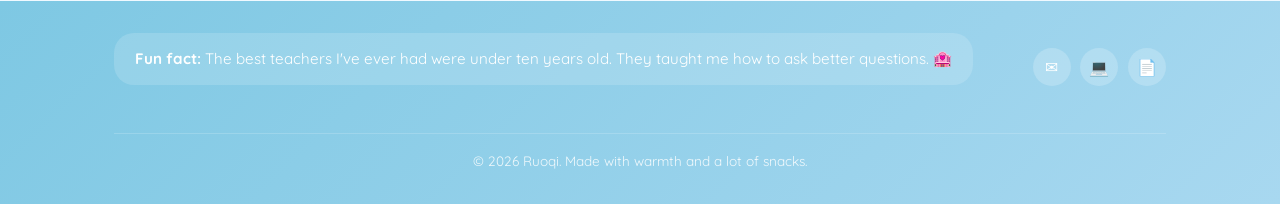
<file: resume.html>
<!DOCTYPE html>
<html lang="en">
<head>
  <meta charset="UTF-8" />
  <meta name="viewport" content="width=device-width, initial-scale=1.0" />
  <meta name="description" content="Ruoqi Wang's resume - clinical psychology, teaching, and applied psychology experience." />
  <title>Ruoqi - Resume</title>
  <link rel="stylesheet" href="styles.css" />
  <style>
    /* ===== Resume page visual enhancements (scoped to this page) ===== */

    /* Hero page header */
    .page-header {
      position: relative;
      background: linear-gradient(135deg, rgba(126, 200, 227, 0.18), rgba(255, 182, 193, 0.16));
      border: 1px solid var(--color-border);
      border-radius: var(--radius-lg);
      padding: var(--space-5) var(--space-3) var(--space-4);
      box-shadow: var(--shadow-sm);
      overflow: hidden;
    }
    .page-header::before,
    .page-header::after {
      content: '';
      position: absolute;
      border-radius: 50%;
      pointer-events: none;
    }
    .page-header::before {
      top: -42px; right: -34px;
      width: 160px; height: 160px;
      background: radial-gradient(circle, rgba(255, 182, 193, 0.28), transparent 70%);
    }
    .page-header::after {
      bottom: -52px; left: -28px;
      width: 150px; height: 150px;
      background: radial-gradient(circle, rgba(126, 200, 227, 0.24), transparent 70%);
    }
    .page-header h1 {
      position: relative;
      background: linear-gradient(135deg, var(--color-primary-dark), var(--color-accent));
      -webkit-background-clip: text;
      background-clip: text;
      -webkit-text-fill-color: transparent;
    }
    .page-header p { position: relative; }
    .page-header .btn { margin-top: var(--space-2); position: relative; }

    /* Section cards: top accent bar + hover lift */
    .resume-section {
      position: relative;
      overflow: hidden;
      transition: transform 0.25s ease, box-shadow 0.25s ease;
    }
    .resume-section::before {
      content: '';
      position: absolute;
      top: 0; left: 0; right: 0;
      height: 5px;
      background: linear-gradient(90deg, var(--color-primary), var(--color-accent));
    }
    .resume-section:hover {
      transform: translateY(-3px);
      box-shadow: var(--shadow-md);
    }

    /* Section headings: block + gradient underline */
    .resume-section h2 {
      display: block;
    }
    .resume-section h2::after {
      content: '';
      display: block;
      width: 52px;
      height: 4px;
      background: linear-gradient(90deg, var(--color-primary), var(--color-accent));
      border-radius: var(--radius-full);
      margin-top: 0.4rem;
    }

    /* Timeline items as mini-cards */
    .timeline-item {
      background: linear-gradient(135deg, rgba(240, 249, 255, 0.6), rgba(255, 255, 255, 0.92));
      border: 1px solid var(--color-border);
      border-left: 4px solid var(--color-secondary);
      border-radius: var(--radius-md);
      padding: var(--space-2) var(--space-3);
      transition: transform 0.25s ease, box-shadow 0.25s ease, border-left-color 0.25s ease;
    }
    .timeline-item:hover {
      transform: translateY(-2px);
      box-shadow: var(--shadow-sm);
      border-left-color: var(--color-accent);
    }
    .timeline-item h3 { color: var(--color-text); }
    .timeline-item .meta {
      display: inline-flex;
      flex-wrap: wrap;
      gap: 0.3rem;
      background: rgba(126, 200, 227, 0.10);
      padding: 0.25rem 0.8rem;
      border-radius: var(--radius-full);
    }
    .timeline-item p {
      color: var(--color-text-muted);
      font-size: 0.92rem;
      line-height: 1.65;
      margin-top: 0.3rem;
    }

    /* Skill chips: hover lift + gradient fill */
    .skills-list li {
      transition: transform 0.2s ease, box-shadow 0.2s ease, background 0.2s ease, color 0.2s ease;
      cursor: default;
    }
    .skills-list li:hover {
      transform: translateY(-2px);
      background: linear-gradient(135deg, var(--color-primary), var(--color-secondary));
      color: #fff;
      box-shadow: var(--shadow-sm);
    }

    /* CTA banner */
    .resume-cta {
      background: linear-gradient(135deg, var(--color-primary), var(--color-secondary));
      border: none;
      text-align: center;
    }
    .resume-cta::before { display: none; }
    .resume-cta h2,
    .resume-cta p { color: #fff; }
    .resume-cta h2 { justify-content: center; }
    .resume-cta h2::after { background: rgba(255, 255, 255, 0.7); margin-left: auto; margin-right: auto; }
    .resume-cta .btn-primary {
      background: #fff;
      color: var(--color-primary-dark);
    }
    .resume-cta .btn-primary:hover { color: var(--color-primary-dark); }

    @media (max-width: 600px) {
      .page-header { padding: var(--space-4) var(--space-2) var(--space-3); }
    }
  </style>
</head>
<body>
  <!-- ===== Header / Navigation ===== -->
  <header class="site-header">
    <nav class="nav" aria-label="Primary">
      <a href="index.html" class="nav-brand">Ruoqi<span>.</span></a>
      <button class="nav-toggle" aria-label="Toggle menu" aria-expanded="false" aria-controls="nav-links">
        <span></span><span></span><span></span>
      </button>
      <ul class="nav-links" id="nav-links">
        <li><a href="index.html">Home</a></li>
        <li><a href="resume.html">Resume</a></li>
        <li><a href="projects.html">Projects</a></li>
        <li><a href="contact.html">Contact Me</a></li>
      </ul>
    </nav>
  </header>

  <!-- ===== Main content ===== -->
  <main class="site-main">
    <div class="container">

      <!-- Page header -->
      <header class="page-header">
        <h1>Ruoqi Wang</h1>
        <p>
          Lanzhou, Gansu, China &middot; <a href="mailto:ruoqiw2026@outlook.com">ruoqiw2026@outlook.com</a>
        </p>
        <a class="btn btn-primary" href="resume.pdf" download>Download PDF</a>
      </header>

      <!-- Summary -->
      <section class="resume-section" aria-label="Professional summary">
        <h2>&#128172; Summary</h2>
        <p>
          I am a graduate student majoring in digital education at Xi'an Jiaotong – Liverpool University.
        </p>
      </section>

      <!-- Experience -->
      <section class="resume-section" aria-label="Experience">
        <h2>&#128188; Experience</h2>
        <div class="timeline">

          <div class="timeline-item">
            <h3>Volunteer Behavior Support</h3>
            <span class="meta">ALSO·IN Applied Behavior Intervention Center &middot; Xi'an, China &middot; Feb 2025 – May 2026</span>
            <ul class="resume-bullets">
              <li>Supported therapists using Applied Behavior Analysis (ABA) to work with autistic children — observing and documenting behavior cues during individualized learning and play interventions.</li>
              <li>Prepared visual aids, reinforcement tools, and sensory-regulation materials; led classroom routines including social practice and visual-schedule guidance.</li>
              <li>Applied insights from a DSM‑5 clinical assessment project to better understand behavior and tailor individualized support strategies.</li>
            </ul>
          </div>

          <div class="timeline-item">
            <h3>Full-time English Teacher</h3>
            <span class="meta">Jiuzhou Primary School &middot; Lanzhou, China &middot; Feb 2024 – Jan 2025</span>
            <ul class="resume-bullets">
              <li>Designed and delivered structured English lesson plans tailored to local students' language levels and learning needs.</li>
              <li>Built engaging classroom activities that fostered interest and confidence in English learning, emphasizing interest-driven study and fair treatment of every student.</li>
              <li>Created a supportive classroom environment and continuously refined teaching through reflective practice.</li>
            </ul>
          </div>

          <div class="timeline-item">
            <h3>High School English Teacher (Internship &amp; Outreach)</h3>
            <span class="meta">Shanshan No. 1 Middle School &middot; Turpan, Xinjiang, China &middot; Mar 2022 – Jun 2022</span>
            <ul class="resume-bullets">
              <li>Partnered with the host school to support classroom teaching and campus activities as part of a rural outreach internship program.</li>
              <li>Proactively sought feedback from mentoring teachers and incorporated it into lesson practice.</li>
              <li>Applied diverse teaching strategies with a focus on balancing explanation and practice. Earned consistent praise from students and colleagues for fairness, patience, and care.</li>
              <li>Awarded "Outstanding Student Teacher" at the end of the internship.</li>
            </ul>
          </div>

          <div class="timeline-item">
            <h3>English Teaching Assistant (Internship)</h3>
            <span class="meta">Greens Kids English School &middot; Zhangye, Gansu, China &middot; Sep 2020 – Nov 2020</span>
            <ul class="resume-bullets">
              <li>Assisted lead teachers in preparing lessons and instructional materials for young learners.</li>
              <li>Supported classroom delivery and maintained detailed classroom observation records.</li>
              <li>Provided after-school academic follow-up with differentiated tutoring based on each student's level.</li>
              <li>Helped improve classroom organization and student engagement.</li>
            </ul>
          </div>

        </div>
      </section>

      <!-- Education -->
      <section class="resume-section" aria-label="Education">
        <h2>&#127891; Education</h2>
        <div class="timeline">
          <div class="timeline-item">
            <h3>Master's Degree in Digital Education</h3>
            <span class="meta">Xi'an Jiaotong – Liverpool University &middot; 2026 – 2028</span>
          </div>

          <div class="timeline-item">
            <h3>Bachelor's Degree in English</h3>
            <span class="meta">Hexi University &middot; Zhangye, Gansu, China &middot; 2019 – 2023</span>
            <p>
              Core coursework: Educational Psychology, Developmental Psychology, Research Methods in the Social Sciences,
              Learning Theory, Communication Theory, Interpersonal Communication, Social Psychology, Cognitive Psychology.
            </p>
          </div>
        </div>
      </section>

      <!-- Skills -->
      <section class="resume-section" aria-label="Skills">
        <h2>&#129518; Skills</h2>
        <h3 style="color: var(--color-primary);">Languages</h3>
        <ul class="skills-list">
          <li>Chinese (Mandarin)</li>
          <li>English</li>
          <li>Japanese</li>
        </ul>

        <h3 style="margin-top: var(--space-3); color: var(--color-primary);">Tools &amp; Technologies</h3>
        <ul class="skills-list">
          <li>Microsoft PowerPoint</li>
          <li>Microsoft Excel</li>
          <li>Microsoft Word</li>
          <li>Data Organization</li>
          <li>Visualization &amp; Reporting</li>
          <li>Lesson Design</li>
        </ul>

        <h3 style="margin-top: var(--space-3); color: var(--color-primary);">Certifications &amp; Awards</h3>
        <ul class="resume-bullets" style="margin-top: var(--space-1);">
          <li>Junior High School English Teacher Qualification Certificate</li>
          <li>Putonghua Proficiency Test Certificate</li>
          <li>CET‑4 (College English Test, Band 4)</li>
          <li>Outstanding Youth Epidemic Prevention Volunteer (2021)</li>
          <li>Outstanding Student Teacher — Shanshan No. 1 Middle School (2022)</li>
        </ul>
      </section>

      <!-- Call to action -->
      <section class="resume-section resume-cta">
        <h2>Want to work together?</h2>
        <p>
          I'd love to hear from you about roles, projects, or just a friendly chat.
        </p>
        <a class="btn btn-primary" href="contact.html">Get in touch</a>
      </section>

    </div>
  </main>

  <!-- ===== Footer with a fun fact ===== -->
  <footer class="site-footer">
    <div class="container">
      <div class="footer-funfact">
        <strong>Fun fact:</strong> The best teachers I've ever had were under ten years old. They taught me how to ask better questions. &#127977;
      </div>
      <div class="footer-social" aria-label="Social links">
        <a href="contact.html" aria-label="Email"> &#9993; </a>
        <a href="projects.html" aria-label="GitHub"> &#128187; </a>
        <a href="resume.html" aria-label="Resume"> &#128196; </a>
      </div>
      <p class="footer-copy">&copy; 2026 Ruoqi. Made with warmth and a lot of snacks.</p>
    </div>
  </footer>

  <script src="script.js"></script>
</body>
</html>
</file>
<file: styles.css>
/* ==========================================================================
   Personal Website - Shared Styles
   Soft baby-blue palette with cute, rounded details
   ========================================================================== */

@import url('https://fonts.googleapis.com/css2?family=Quicksand:wght@400;500;600;700&display=swap');

/* ----- Design Tokens ----- */
:root {
  --color-bg: #F0F9FF;          /* soft baby-blue background */
  --color-bg-alt: #E3F2FD;      /* slightly deeper sky blue */
  --color-card: #FFFFFF;        /* card surface */
  --color-primary: #7EC8E3;     /* baby blue */
  --color-primary-dark: #5BB3D9;
  --color-secondary: #A8D8F0;   /* lighter soft blue */
  --color-accent: #FFB6C1;      /* soft pink for cute contrast */
  --color-text: #3A4A5C;        /* soft slate navy */
  --color-text-muted: #7A8A9A;  /* muted slate */
  --color-border: #D6ECF7;      /* pale blue border */

  --radius-sm: 12px;
  --radius-md: 20px;
  --radius-lg: 32px;
  --radius-full: 9999px;

  --shadow-sm: 0 2px 10px rgba(126, 200, 227, 0.15);
  --shadow-md: 0 8px 28px rgba(126, 200, 227, 0.22);
  --shadow-lg: 0 16px 52px rgba(126, 200, 227, 0.28);

  --container-max: 1100px;
  --space-1: 0.5rem;
  --space-2: 1rem;
  --space-3: 1.5rem;
  --space-4: 2rem;
  --space-5: 3rem;
  --space-6: 4rem;

  --font-body: 'Quicksand', 'Segoe UI', system-ui, -apple-system, 'Helvetica Neue', Arial, sans-serif;
  --font-heading: 'Quicksand', 'Segoe UI', system-ui, -apple-system, 'Helvetica Neue', Arial, sans-serif;
}

/* ----- Reset & Base ----- */
*,
*::before,
*::after {
  box-sizing: border-box;
  margin: 0;
  padding: 0;
}

html {
  scroll-behavior: smooth;
  -webkit-text-size-adjust: 100%;
}

body {
  font-family: var(--font-body);
  color: var(--color-text);
  background-color: var(--color-bg);
  line-height: 1.65;
  min-height: 100vh;
  display: flex;
  flex-direction: column;
  /* Subtle warm gradient backdrop */
  background-image:
    radial-gradient(circle at 10% 0%, rgba(168, 216, 240, 0.12), transparent 40%),
    radial-gradient(circle at 90% 10%, rgba(126, 200, 227, 0.10), transparent 35%);
  background-attachment: fixed;
}

img {
  max-width: 100%;
  display: block;
}

a {
  color: var(--color-accent);
  text-decoration: none;
  transition: color 0.2s ease;
}

a:hover {
  color: var(--color-primary);
}

h1, h2, h3, h4 {
  font-family: var(--font-heading);
  line-height: 1.25;
  color: var(--color-text);
  font-weight: 700;
}

h1 { font-size: clamp(2rem, 5vw, 3rem); }
h2 { font-size: clamp(1.5rem, 3.5vw, 2.2rem); }
h3 { font-size: clamp(1.15rem, 2.5vw, 1.5rem); }

/* ----- Layout helpers ----- */
.container {
  width: 100%;
  max-width: var(--container-max);
  margin: 0 auto;
  padding: 0 var(--space-3);
}

.site-main {
  flex: 1 0 auto;
  padding: var(--space-5) 0;
}

.section {
  margin-bottom: var(--space-5);
}

.section-title {
  text-align: center;
  margin-bottom: var(--space-3);
  position: relative;
}

.section-title::after {
  content: '';
  display: block;
  width: 72px;
  height: 6px;
  background: linear-gradient(90deg, var(--color-primary), var(--color-accent));
  border-radius: var(--radius-full);
  margin: var(--space-1) auto 0;
}

/* ----- Header / Navigation ----- */
.site-header {
  background: rgba(255, 248, 240, 0.92);
  backdrop-filter: blur(10px);
  -webkit-backdrop-filter: blur(10px);
  border-bottom: 1px solid var(--color-border);
  position: sticky;
  top: 0;
  z-index: 100;
  box-shadow: var(--shadow-sm);
}

.nav {
  display: flex;
  align-items: center;
  justify-content: space-between;
  padding: var(--space-2) var(--space-3);
  max-width: var(--container-max);
  margin: 0 auto;
}

.nav-brand {
  font-weight: 700;
  font-size: 1.25rem;
  color: var(--color-primary);
  letter-spacing: -0.02em;
}

.nav-brand span {
  color: var(--color-secondary);
}

.nav-links {
  display: flex;
  align-items: center;
  gap: var(--space-2);
  list-style: none;
}

.nav-links a {
  display: inline-block;
  padding: 0.55rem 1.1rem;
  color: var(--color-text);
  font-weight: 500;
  border-radius: var(--radius-full);
  transition: background-color 0.2s ease, color 0.2s ease;
}

.nav-links a:hover,
.nav-links a.active {
  background-color: var(--color-primary);
  color: #fff;
}

.nav-toggle {
  display: none;
  flex-direction: column;
  justify-content: space-between;
  width: 28px;
  height: 22px;
  background: transparent;
  border: none;
  cursor: pointer;
  padding: 0;
}

.nav-toggle span {
  display: block;
  height: 3px;
  width: 100%;
  background: var(--color-primary);
  border-radius: var(--radius-full);
  transition: transform 0.25s ease, opacity 0.25s ease;
}

.nav-toggle[aria-expanded="true"] span:nth-child(1) {
  transform: translateY(9.5px) rotate(45deg);
}
.nav-toggle[aria-expanded="true"] span:nth-child(2) {
  opacity: 0;
}
.nav-toggle[aria-expanded="true"] span:nth-child(3) {
  transform: translateY(-9.5px) rotate(-45deg);
}

/* ----- Buttons ----- */
.btn {
  display: inline-flex;
  align-items: center;
  justify-content: center;
  gap: 0.5rem;
  padding: 0.75rem 1.6rem;
  border-radius: var(--radius-full);
  font-weight: 600;
  font-size: 1rem;
  border: 2px solid transparent;
  cursor: pointer;
  transition: transform 0.15s ease, box-shadow 0.2s ease, background-color 0.2s ease;
}

.btn-primary {
  background: linear-gradient(135deg, var(--color-primary), var(--color-secondary));
  color: #fff;
  box-shadow: var(--shadow-sm);
}

.btn-primary:hover {
  transform: translateY(-2px);
  box-shadow: var(--shadow-md);
  color: #fff;
}

.btn-outline {
  background: transparent;
  border-color: var(--color-primary);
  color: var(--color-primary);
}

.btn-outline:hover {
  background-color: var(--color-primary);
  color: #fff;
  transform: translateY(-2px);
}

/* ----- Cards ----- */
.card {
  background: var(--color-card);
  border-radius: var(--radius-lg);
  padding: var(--space-3);
  box-shadow: var(--shadow-sm);
  border: 1px solid var(--color-border);
  transition: transform 0.2s ease, box-shadow 0.2s ease;
}

.card:hover {
  transform: translateY(-4px);
  box-shadow: var(--shadow-md);
}

/* ----- Hero (Homepage) ----- */
.hero {
  display: grid;
  grid-template-columns: minmax(220px, 300px) 1fr;
  gap: var(--space-4);
  align-items: center;
  background: linear-gradient(135deg, var(--color-card) 0%, var(--color-bg-alt) 100%);
  border-radius: var(--radius-lg);
  padding: var(--space-4);
  box-shadow: var(--shadow-sm);
  border: 1px solid var(--color-border);
}

.hero-photo {
  width: 100%;
  max-width: 300px;
  aspect-ratio: 1 / 1;
  margin: 0 auto;
  border-radius: var(--radius-full);
  overflow: hidden;
  border: 5px solid #fff;
  box-shadow: var(--shadow-md), 0 0 0 4px var(--color-secondary);
  background: var(--color-bg-alt);
}

.hero-photo img {
  width: 100%;
  height: 100%;
  object-fit: cover;
}

.hero-content h1 {
  margin-bottom: var(--space-1);
}

.hero-content .tagline {
  display: inline-block;
  background: rgba(126, 200, 227, 0.12);
  color: var(--color-primary);
  padding: 0.35rem 0.9rem;
  border-radius: var(--radius-full);
  font-size: 0.9rem;
  font-weight: 600;
  margin-bottom: var(--space-2);
}

.hero-content p {
  color: var(--color-text-muted);
  margin-bottom: var(--space-3);
  font-size: 1.05rem;
}

.hero-actions {
  display: flex;
  flex-wrap: wrap;
  gap: var(--space-2);
}

/* ----- "Things I like" grid ----- */
.likes-grid {
  display: grid;
  grid-template-columns: repeat(auto-fit, minmax(220px, 1fr));
  gap: var(--space-3);
}

.like-card {
  text-align: center;
  padding: var(--space-3);
}

.like-icon {
  font-size: 2.5rem;
  width: 80px;
  height: 80px;
  margin: 0 auto var(--space-2);
  display: flex;
  align-items: center;
  justify-content: center;
  background: linear-gradient(135deg, rgba(126,200,227,0.18), rgba(255,182,193,0.15));
  border-radius: var(--radius-full);
}

.like-photo {
  width: 80px;
  height: 80px;
  margin: 0 auto var(--space-2);
  object-fit: cover;
  border-radius: var(--radius-full);
  border: 3px solid #fff;
  box-shadow: var(--shadow-sm), 0 0 0 3px var(--color-secondary);
}

.like-card h3 {
  margin-bottom: var(--space-1);
  color: var(--color-primary);
}

.like-card p {
  color: var(--color-text-muted);
  font-size: 0.95rem;
}

/* ----- Intro / About block ----- */
.intro {
  background: var(--color-card);
  border-radius: var(--radius-lg);
  padding: var(--space-4);
  box-shadow: var(--shadow-sm);
  border: 1px solid var(--color-border);
}

.intro p {
  color: var(--color-text-muted);
  margin-bottom: var(--space-2);
}

.intro p:last-child {
  margin-bottom: 0;
}

/* ----- Resume page ----- */
.resume-section {
  background: var(--color-card);
  border-radius: var(--radius-lg);
  padding: var(--space-4);
  box-shadow: var(--shadow-sm);
  border: 1px solid var(--color-border);
  margin-bottom: var(--space-3);
}

.resume-section h2 {
  color: var(--color-primary);
  margin-bottom: var(--space-2);
  display: flex;
  align-items: center;
  gap: 0.6rem;
}

.timeline {
  position: relative;
  padding-left: var(--space-4);
}

.timeline::before {
  content: '';
  position: absolute;
  left: 8px;
  top: 8px;
  bottom: 8px;
  width: 3px;
  background: linear-gradient(180deg, var(--color-primary), var(--color-secondary));
  border-radius: var(--radius-full);
}

.timeline-item {
  position: relative;
  margin-bottom: var(--space-3);
}

.timeline-item:last-child {
  margin-bottom: 0;
}

.timeline-item::before {
  content: '';
  position: absolute;
  left: -29px;
  top: 6px;
  width: 14px;
  height: 14px;
  background: var(--color-primary);
  border: 3px solid #fff;
  border-radius: var(--radius-full);
  box-shadow: 0 0 0 2px var(--color-primary);
}

.timeline-item h3 {
  margin-bottom: 0.2rem;
}

.timeline-item .meta {
  display: block;
  color: var(--color-secondary);
  font-weight: 600;
  font-size: 0.9rem;
  margin-bottom: var(--space-1);
}

.timeline-item p {
  color: var(--color-text-muted);
  font-size: 0.95rem;
}

.resume-bullets {
  margin: var(--space-1) 0 0;
  padding-left: 1.2rem;
  color: var(--color-text-muted);
  font-size: 0.95rem;
  line-height: 1.7;
}

.resume-bullets li {
  margin-bottom: 0.35rem;
}

.skills-list {
  display: flex;
  flex-wrap: wrap;
  gap: 0.6rem;
  list-style: none;
}

.skills-list li {
  background: rgba(126, 200, 227, 0.10);
  color: var(--color-primary);
  padding: 0.4rem 1rem;
  border-radius: var(--radius-full);
  font-size: 0.9rem;
  font-weight: 500;
}

/* ----- Projects page ----- */
.projects-grid {
  display: grid;
  grid-template-columns: repeat(auto-fill, minmax(300px, 1fr));
  gap: var(--space-3);
}

.project-card {
  display: flex;
  flex-direction: column;
}

.project-thumb {
  width: 100%;
  aspect-ratio: 16 / 9;
  border-radius: var(--radius-lg);
  margin-bottom: var(--space-2);
  background: linear-gradient(135deg, var(--color-primary), var(--color-accent));
  display: flex;
  align-items: center;
  justify-content: center;
  color: #fff;
  font-size: 2.5rem;
}

.project-card h3 {
  margin-bottom: var(--space-1);
  color: var(--color-primary);
}

.project-card .tags {
  display: flex;
  flex-wrap: wrap;
  gap: 0.4rem;
  margin: var(--space-1) 0;
}

.project-card .tag {
  background: rgba(255, 182, 193, 0.12);
  color: var(--color-accent);
  padding: 0.25rem 0.7rem;
  border-radius: var(--radius-full);
  font-size: 0.8rem;
  font-weight: 500;
}

.project-card p {
  color: var(--color-text-muted);
  font-size: 0.95rem;
  margin-bottom: var(--space-2);
  flex: 1;
}

.project-card .btn {
  align-self: flex-start;
  padding: 0.5rem 1.1rem;
  font-size: 0.9rem;
}

/* ----- Contact page ----- */
.contact-layout {
  display: grid;
  grid-template-columns: 1fr 1.2fr;
  gap: var(--space-4);
}

.contact-info {
  background: var(--color-card);
  border-radius: var(--radius-lg);
  padding: var(--space-4);
  box-shadow: var(--shadow-sm);
  border: 1px solid var(--color-border);
}

.contact-info ul {
  list-style: none;
  margin-top: var(--space-2);
}

.contact-info li {
  display: flex;
  align-items: center;
  gap: 0.8rem;
  margin-bottom: var(--space-2);
  color: var(--color-text-muted);
}

.contact-info .icon {
  width: 40px;
  height: 40px;
  display: flex;
  align-items: center;
  justify-content: center;
  background: rgba(126, 200, 227, 0.12);
  border-radius: var(--radius-full);
  font-size: 1.1rem;
  flex-shrink: 0;
}

.contact-form {
  background: var(--color-card);
  border-radius: var(--radius-lg);
  padding: var(--space-4);
  box-shadow: var(--shadow-sm);
  border: 1px solid var(--color-border);
}

.form-group {
  margin-bottom: var(--space-2);
}

.form-group label {
  display: block;
  font-weight: 600;
  margin-bottom: 0.4rem;
  color: var(--color-text);
}

.form-group input,
.form-group textarea {
  width: 100%;
  padding: 0.75rem 1rem;
  border: 2px solid var(--color-border);
  border-radius: var(--radius-md);
  font-family: inherit;
  font-size: 1rem;
  background: var(--color-bg);
  color: var(--color-text);
  transition: border-color 0.2s ease, box-shadow 0.2s ease;
}

.form-group input:focus,
.form-group textarea:focus {
  outline: none;
  border-color: var(--color-primary);
  box-shadow: 0 0 0 3px rgba(126, 200, 227, 0.15);
}

.form-group textarea {
  resize: vertical;
  min-height: 140px;
}

.form-note {
  font-size: 0.85rem;
  color: var(--color-text-muted);
  margin-top: var(--space-1);
}

.form-status {
  padding: 0.75rem 1rem;
  border-radius: var(--radius-md);
  background: rgba(255, 182, 193, 0.12);
  color: var(--color-accent);
  font-weight: 600;
  margin-top: var(--space-2);
  display: none;
}

.form-status.visible {
  display: block;
}

/* ----- To-Do List App ----- */
.todo-app {
  max-width: 760px;
  margin: 0 auto var(--space-5);
}

.todo-layout {
  display: grid;
  grid-template-columns: 1fr 1fr;
  gap: var(--space-3);
}

.todo-input-panel,
.todo-list-panel {
  padding: var(--space-3);
}

/* Calendar */
.calendar {
  margin-bottom: var(--space-2);
}

.calendar-header {
  display: flex;
  align-items: center;
  justify-content: space-between;
  margin-bottom: var(--space-2);
}

.calendar-title {
  font-weight: 700;
  font-size: 1.05rem;
  color: var(--color-text);
}

.calendar-nav {
  width: 36px;
  height: 36px;
  border: none;
  background: rgba(126, 200, 227, 0.12);
  color: var(--color-primary);
  border-radius: var(--radius-full);
  font-size: 1.3rem;
  line-height: 1;
  cursor: pointer;
  display: flex;
  align-items: center;
  justify-content: center;
  transition: background-color 0.2s ease, color 0.2s ease;
}

.calendar-nav:hover {
  background: var(--color-primary);
  color: #fff;
}

.calendar-weekdays {
  display: grid;
  grid-template-columns: repeat(7, 1fr);
  text-align: center;
  font-size: 0.75rem;
  font-weight: 600;
  color: var(--color-text-muted);
  margin-bottom: 0.3rem;
}

.calendar-days {
  display: grid;
  grid-template-columns: repeat(7, 1fr);
  gap: 4px;
}

.cal-day {
  position: relative;
  aspect-ratio: 1;
  display: flex;
  align-items: center;
  justify-content: center;
  border-radius: var(--radius-sm);
  font-size: 0.85rem;
  cursor: pointer;
  background: var(--color-bg);
  color: var(--color-text);
  transition: background-color 0.15s ease, color 0.15s ease, box-shadow 0.15s ease;
  border: 2px solid transparent;
}

.cal-day:hover {
  background: var(--color-secondary);
}

.cal-day.other-month {
  opacity: 0.35;
}

.cal-day.today {
  border-color: var(--color-accent);
  font-weight: 700;
}

.cal-day.selected {
  background: linear-gradient(135deg, var(--color-primary), var(--color-secondary));
  color: #fff;
  font-weight: 700;
}

.cal-day.has-tasks::after {
  content: '';
  position: absolute;
  bottom: 4px;
  width: 5px;
  height: 5px;
  border-radius: var(--radius-full);
  background: var(--color-accent);
}

.cal-day.selected.has-tasks::after {
  background: #fff;
}

/* Emoji + priority pickers */
.todo-picker-row {
  margin-bottom: var(--space-2);
}

.emoji-picker,
.priority-picker {
  display: flex;
  align-items: center;
  gap: 0.35rem;
  flex-wrap: wrap;
  margin-bottom: 0.5rem;
}

.emoji-picker-label,
.priority-picker-label {
  font-size: 0.75rem;
  font-weight: 600;
  color: var(--color-text-muted);
  text-transform: uppercase;
  letter-spacing: 0.04em;
  margin-right: 0.3rem;
}

.emoji-btn {
  width: 36px;
  height: 36px;
  border: 2px solid transparent;
  background: var(--color-bg);
  border-radius: var(--radius-md);
  font-size: 1.15rem;
  cursor: pointer;
  display: flex;
  align-items: center;
  justify-content: center;
  transition: transform 0.15s ease, border-color 0.15s ease, background-color 0.15s ease;
}

.emoji-btn:hover {
  transform: scale(1.1);
  border-color: var(--color-secondary);
}

.emoji-btn.selected {
  border-color: var(--color-primary);
  background: rgba(126, 200, 227, 0.15);
  transform: scale(1.1);
}

.priority-btn {
  padding: 0.35rem 0.85rem;
  border: 2px solid transparent;
  border-radius: var(--radius-full);
  font-family: inherit;
  font-size: 0.8rem;
  font-weight: 600;
  cursor: pointer;
  background: var(--color-bg);
  transition: background-color 0.15s ease, color 0.15s ease, border-color 0.15s ease;
}

.priority-low {
  color: #7FB069;
  border-color: rgba(127, 176, 105, 0.4);
}

.priority-medium {
  color: var(--color-primary-dark);
  border-color: rgba(91, 179, 217, 0.4);
}

.priority-high {
  color: #E57373;
  border-color: rgba(229, 115, 115, 0.4);
}

.priority-btn.selected.priority-low {
  background: #7FB069;
  color: #fff;
  border-color: #7FB069;
}

.priority-btn.selected.priority-medium {
  background: var(--color-primary);
  color: #fff;
  border-color: var(--color-primary);
}

.priority-btn.selected.priority-high {
  background: #E57373;
  color: #fff;
  border-color: #E57373;
}

/* Task input row */
.todo-add {
  display: flex;
  gap: var(--space-1);
  margin-top: var(--space-2);
}

.todo-add-input {
  flex: 1;
  padding: 0.7rem 1rem;
  border: 2px solid var(--color-border);
  border-radius: var(--radius-md);
  font-family: inherit;
  font-size: 1rem;
  background: var(--color-bg);
  color: var(--color-text);
  transition: border-color 0.2s ease, box-shadow 0.2s ease;
}

.todo-add-input:focus {
  outline: none;
  border-color: var(--color-primary);
  box-shadow: 0 0 0 3px rgba(126, 200, 227, 0.15);
}

.todo-add .btn {
  flex-shrink: 0;
  padding: 0.7rem 1.4rem;
  font-size: 0.95rem;
}

.todo-selected-date {
  font-size: 0.85rem;
  color: var(--color-text-muted);
  margin-top: var(--space-1);
  text-align: center;
}

/* Task list */
.todo-list-title {
  color: var(--color-primary);
  margin-bottom: var(--space-1);
}

.todo-counter {
  font-size: 0.85rem;
  color: var(--color-text-muted);
  margin-bottom: var(--space-2);
  font-weight: 500;
}

.todo-list {
  list-style: none;
  max-height: 400px;
  overflow-y: auto;
}

.todo-item {
  display: flex;
  align-items: center;
  gap: 0.7rem;
  padding: 0.7rem 0.9rem;
  border-radius: var(--radius-md);
  background: var(--color-bg);
  margin-bottom: 0.5rem;
  transition: background-color 0.2s ease, opacity 0.2s ease;
  border-left: 4px solid transparent;
}

.todo-item.priority-low    { border-left-color: #7FB069; }
.todo-item.priority-medium { border-left-color: var(--color-primary); }
.todo-item.priority-high   { border-left-color: #E57373; }

.todo-item-emoji {
  font-size: 1.3rem;
  flex-shrink: 0;
  width: 32px;
  text-align: center;
}

.todo-item:last-child {
  margin-bottom: 0;
}

.todo-checkbox {
  width: 24px;
  height: 24px;
  flex-shrink: 0;
  cursor: pointer;
  accent-color: var(--color-primary);
}

.todo-item-content {
  flex: 1;
  min-width: 0;
}

.todo-item-text {
  font-size: 0.95rem;
  color: var(--color-text);
  word-wrap: break-word;
  overflow-wrap: break-word;
  cursor: text;
  padding: 0.15rem 0.35rem;
  border-radius: var(--radius-sm);
  transition: background-color 0.15s ease, box-shadow 0.15s ease;
}

.todo-item-text:hover {
  background: rgba(126, 200, 227, 0.08);
}

.todo-item-text.editing {
  outline: none;
  background: #fff;
  box-shadow: 0 0 0 2px var(--color-primary);
  padding: 0.15rem 0.35rem;
  cursor: text;
}

.todo-item-date {
  font-size: 0.75rem;
  color: var(--color-text-muted);
  font-weight: 500;
}

.todo-item-meta {
  display: flex;
  align-items: center;
  gap: 0.5rem;
  margin-top: 0.15rem;
}

.todo-item-priority {
  font-size: 0.65rem;
  font-weight: 700;
  letter-spacing: 0.05em;
  padding: 0.12rem 0.5rem;
  border-radius: var(--radius-full);
  text-transform: uppercase;
}

.todo-item-priority.pri-low    { background: rgba(127, 176, 105, 0.15); color: #5A8F49; }
.todo-item-priority.pri-medium { background: rgba(126, 200, 227, 0.20); color: var(--color-primary-dark); }
.todo-item-priority.pri-high   { background: rgba(229, 115, 115, 0.18); color: #D05050; }

.todo-delete {
  flex-shrink: 0;
  width: 28px;
  height: 28px;
  border: none;
  background: rgba(255, 182, 193, 0.18);
  color: var(--color-accent);
  border-radius: var(--radius-full);
  font-size: 1rem;
  line-height: 1;
  cursor: pointer;
  display: flex;
  align-items: center;
  justify-content: center;
  transition: background-color 0.2s ease, color 0.2s ease;
}

.todo-delete:hover {
  background: var(--color-accent);
  color: #fff;
}

/* Done state */
.todo-item.done .todo-item-text {
  text-decoration: line-through;
  text-decoration-color: var(--color-accent);
  text-decoration-thickness: 2px;
  opacity: 0.6;
}

.todo-item.done .todo-item-date {
  opacity: 0.5;
}

.todo-empty {
  color: var(--color-text-muted);
  font-size: 0.95rem;
  text-align: center;
  padding: var(--space-3) 0;
}

/* ----- Weather App ----- */
.weather-app {
  max-width: 600px;
  margin: 0 auto var(--space-5);
}

.weather-card {
  text-align: center;
}

.weather-search {
  display: flex;
  gap: var(--space-1);
  margin-bottom: var(--space-3);
}

.weather-input {
  flex: 1;
  padding: 0.7rem 1rem;
  border: 2px solid var(--color-border);
  border-radius: var(--radius-md);
  font-family: inherit;
  font-size: 1rem;
  background: var(--color-bg);
  color: var(--color-text);
  transition: border-color 0.2s ease, box-shadow 0.2s ease;
}

.weather-input:focus {
  outline: none;
  border-color: var(--color-primary);
  box-shadow: 0 0 0 3px rgba(126, 200, 227, 0.15);
}

.weather-search .btn {
  flex-shrink: 0;
  padding: 0.7rem 1.4rem;
  font-size: 0.95rem;
}

.weather-toggle {
  padding: 0.7rem 0.9rem;
  font-size: 0.9rem;
  min-width: 48px;
  border: 2px solid var(--color-border);
}

.weather-result {
  min-height: 90px;
  display: flex;
  align-items: center;
  justify-content: center;
}

.weather-placeholder,
.weather-loading,
.weather-error {
  color: var(--color-text-muted);
  font-size: 0.95rem;
}

.weather-error {
  color: var(--color-primary);
  font-weight: 600;
}

.weather-info {
  display: flex;
  align-items: center;
  gap: var(--space-3);
  justify-content: center;
  width: 100%;
}

.weather-icon {
  font-size: 3.5rem;
  line-height: 1;
  flex-shrink: 0;
}

.weather-details {
  text-align: left;
}

.weather-city {
  font-size: 1.3rem;
  color: var(--color-text);
  margin-bottom: 0.15rem;
}

.weather-temp {
  font-size: 2.2rem;
  font-weight: 700;
  color: var(--color-primary-dark);
  line-height: 1.2;
}

.weather-condition {
  color: var(--color-text-muted);
  font-size: 1rem;
}

/* Forecast */
.weather-forecast {
  display: flex;
  gap: var(--space-1);
  margin-top: var(--space-3);
  width: 100%;
  justify-content: center;
}

.forecast-day {
  flex: 1;
  text-align: center;
  padding: var(--space-2) var(--space-1);
  background: var(--color-bg);
  border-radius: var(--radius-md);
  border: 1px solid var(--color-border);
}

.forecast-date {
  font-size: 0.8rem;
  font-weight: 600;
  color: var(--color-text);
  margin-bottom: var(--space-1);
}

.forecast-icon {
  font-size: 1.8rem;
  line-height: 1;
  margin-bottom: 0.3rem;
}

.forecast-cond {
  font-size: 0.75rem;
  color: var(--color-text-muted);
  margin-bottom: var(--space-1);
}

.forecast-temps {
  display: flex;
  justify-content: center;
  align-items: baseline;
  gap: 0.35rem;
  font-size: 0.9rem;
}

.forecast-high {
  font-weight: 700;
  color: var(--color-text);
}

.forecast-sep {
  color: var(--color-text-muted);
}

.forecast-low {
  color: var(--color-text-muted);
}

@media (max-width: 480px) {
  .weather-search {
    flex-direction: column;
  }
  .weather-search .btn {
    width: 100%;
  }
  .weather-info {
    flex-direction: column;
    gap: var(--space-1);
  }
  .weather-details {
    text-align: center;
  }
  .worldtime-search {
    flex-direction: column;
  }
  .worldtime-search .btn {
    width: 100%;
  }
}

/* ----- World Time App ----- */
.worldtime-card {
  max-width: 520px;
  margin: 0 auto;
  padding: var(--space-3);
}

.worldtime-search {
  display: flex;
  gap: var(--space-1);
  margin-bottom: var(--space-2);
}

.worldtime-input {
  flex: 1;
  padding: 0.7rem 1rem;
  border: 2px solid var(--color-border);
  border-radius: var(--radius-sm);
  font-family: var(--font-body);
  font-size: 1rem;
  color: var(--color-text);
  background: var(--color-card);
}

.worldtime-input:focus {
  outline: none;
  border-color: var(--color-primary);
}

.worldtime-quick {
  display: flex;
  flex-wrap: wrap;
  gap: 0.5rem;
  margin-bottom: var(--space-2);
  justify-content: center;
}

.chip {
  padding: 0.4rem 0.9rem;
  border: 2px solid var(--color-border);
  border-radius: var(--radius-full);
  background: var(--color-card);
  color: var(--color-text-muted);
  font-family: var(--font-body);
  font-size: 0.85rem;
  cursor: pointer;
  transition: all 0.2s ease;
}

.chip:hover {
  border-color: var(--color-primary);
  color: var(--color-primary);
}

.worldtime-result {
  min-height: 60px;
}

/* Autocomplete suggestions */
.wt-suggestions {
  display: none;
  flex-direction: column;
  gap: 2px;
  margin-bottom: var(--space-2);
  max-height: 220px;
  overflow-y: auto;
}

.wt-suggestion {
  display: flex;
  align-items: center;
  gap: 0.6rem;
  padding: 0.5rem 0.8rem;
  border: 1px solid var(--color-border);
  border-radius: var(--radius-sm);
  background: var(--color-card);
  cursor: pointer;
  transition: all 0.15s ease;
  text-align: left;
  width: 100%;
  font-family: var(--font-body);
}

.wt-suggestion:hover {
  border-color: var(--color-primary);
  background: var(--color-bg-alt);
}

.wt-sugg-name {
  font-weight: 600;
  font-size: 0.95rem;
  color: var(--color-text);
  flex: 1;
}

.wt-sugg-region {
  font-size: 0.8rem;
  color: var(--color-text-muted);
}

.wt-sugg-tz {
  font-size: 0.75rem;
  color: var(--color-text-muted);
  padding: 0.15rem 0.5rem;
  background: var(--color-bg);
  border-radius: var(--radius-full);
}

.worldtime-placeholder,
.worldtime-error,
.worldtime-loading {
  text-align: center;
  color: var(--color-text-muted);
  padding: var(--space-2);
}

.worldtime-error {
  color: var(--color-primary);
}

.worldtime-info {
  text-align: center;
  padding: var(--space-2);
}

.worldtime-clock {
  font-size: clamp(2rem, 6vw, 3rem);
  font-weight: 700;
  color: var(--color-text);
  letter-spacing: 0.05em;
  margin-bottom: 0.3rem;
}

.worldtime-city {
  font-size: 1.2rem;
  font-weight: 600;
  color: var(--color-primary-dark);
  margin-bottom: var(--space-1);
}

.worldtime-meta {
  display: flex;
  flex-wrap: wrap;
  justify-content: center;
  gap: 0.5rem;
  font-size: 0.85rem;
  color: var(--color-text-muted);
}

.worldtime-meta span {
  padding: 0.2rem 0.6rem;
  background: var(--color-bg-alt);
  border-radius: var(--radius-full);
}

/* ----- English Learning App project ----- */
.english-project-card {
  display: flex;
  align-items: center;
  gap: var(--space-3);
  padding: var(--space-3);
}

.english-project-emoji {
  flex: 0 0 auto;
  font-size: 2.2rem;
  letter-spacing: 0.25rem;
  background: var(--color-bg-alt);
  border-radius: var(--radius-md);
  padding: var(--space-2);
  line-height: 1.3;
}

.english-project-body h3 {
  margin-bottom: var(--space-1);
  color: var(--color-primary);
}

.english-project-body p {
  color: var(--color-text-muted);
  line-height: 1.7;
  margin-bottom: var(--space-2);
}

@media (max-width: 600px) {
  .english-project-card {
    flex-direction: column;
    text-align: center;
  }
}

/* ----- Footer ----- */
.site-footer {
  background: linear-gradient(135deg, var(--color-primary), var(--color-secondary));
  color: #fff;
  padding: var(--space-4) 0;
  margin-top: var(--space-5);
  flex-shrink: 0;
}

.site-footer .container {
  display: flex;
  flex-wrap: wrap;
  align-items: center;
  justify-content: space-between;
  gap: var(--space-2);
}

.footer-funfacts {
  flex: 1 1 100%;
  margin-bottom: var(--space-2);
}

.footer-funfacts-title {
  color: #fff;
  font-size: 1.3rem;
  margin-bottom: var(--space-2);
  text-align: center;
}

.footer-funfact {
  background: rgba(255, 255, 255, 0.15);
  padding: 0.8rem 1.3rem;
  border-radius: var(--radius-md);
  font-size: 0.95rem;
  margin-bottom: var(--space-2);
  line-height: 1.7;
}

.footer-funfact strong {
  color: #fff;
}

.footer-concert-photo {
  display: block;
  width: 100%;
  max-width: 280px;
  margin: var(--space-2) auto 0;
  border-radius: var(--radius-md);
  border: 4px solid #fff;
  box-shadow: var(--shadow-md);
}

.footer-social {
  display: flex;
  gap: 0.6rem;
}

.footer-social a {
  width: 38px;
  height: 38px;
  display: flex;
  align-items: center;
  justify-content: center;
  background: rgba(255, 255, 255, 0.2);
  color: #fff;
  border-radius: var(--radius-full);
  transition: background-color 0.2s ease, transform 0.2s ease;
}

.footer-social a:hover {
  background: rgba(255, 255, 255, 0.35);
  transform: translateY(-2px);
  color: #fff;
}

.footer-copy {
  width: 100%;
  text-align: center;
  font-size: 0.85rem;
  opacity: 0.85;
  margin-top: var(--space-2);
  padding-top: var(--space-2);
  border-top: 1px solid rgba(255, 255, 255, 0.2);
}

/* ----- Page header (sub-pages) ----- */
.page-header {
  text-align: center;
  margin-bottom: var(--space-4);
  padding: var(--space-3) 0;
}

.page-header h1 {
  margin-bottom: var(--space-1);
}

.page-header p {
  color: var(--color-text-muted);
  max-width: 640px;
  margin: 0 auto;
}

/* ----- Responsive: tablet ----- */
@media (max-width: 860px) {
  .hero {
    grid-template-columns: 1fr;
    text-align: center;
    padding: var(--space-3);
  }

  .hero-photo {
    max-width: 220px;
  }

  .hero-actions {
    justify-content: center;
  }

  .contact-layout {
    grid-template-columns: 1fr;
  }
}

/* ----- Responsive: mobile ----- */
@media (max-width: 640px) {
  :root {
    --space-4: 1.5rem;
    --space-5: 2.5rem;
    --space-6: 3rem;
  }

  .nav-toggle {
    display: flex;
  }

  .nav-links {
    position: absolute;
    top: 100%;
    left: 0;
    right: 0;
    flex-direction: column;
    align-items: stretch;
    gap: 0;
    background: var(--color-bg);
    border-bottom: 1px solid var(--color-border);
    box-shadow: var(--shadow-md);
    padding: var(--space-1) var(--space-3);
    max-height: 0;
    overflow: hidden;
    transition: max-height 0.3s ease, padding 0.3s ease;
  }

  .nav-links.open {
    max-height: 320px;
    padding: var(--space-2) var(--space-3);
  }

  .nav-links a {
    padding: 0.75rem 1rem;
    border-radius: var(--radius-md);
  }

  .nav-links a:hover,
  .nav-links a.active {
    background-color: var(--color-primary);
  }

  .site-header {
    position: relative;
  }

  .container {
    padding: 0 var(--space-2);
  }

  .hero-content .tagline {
    font-size: 0.85rem;
  }

  .likes-grid {
    grid-template-columns: 1fr;
  }

  .projects-grid {
    grid-template-columns: 1fr;
  }

  .todo-layout {
    grid-template-columns: 1fr;
  }

  .site-footer .container {
    flex-direction: column;
    text-align: center;
  }
}

/* ----- Reduced motion ----- */
@media (prefers-reduced-motion: reduce) {
  * {
    animation-duration: 0.01ms !important;
    transition-duration: 0.01ms !important;
    scroll-behavior: auto !important;
  }
}
</file>
